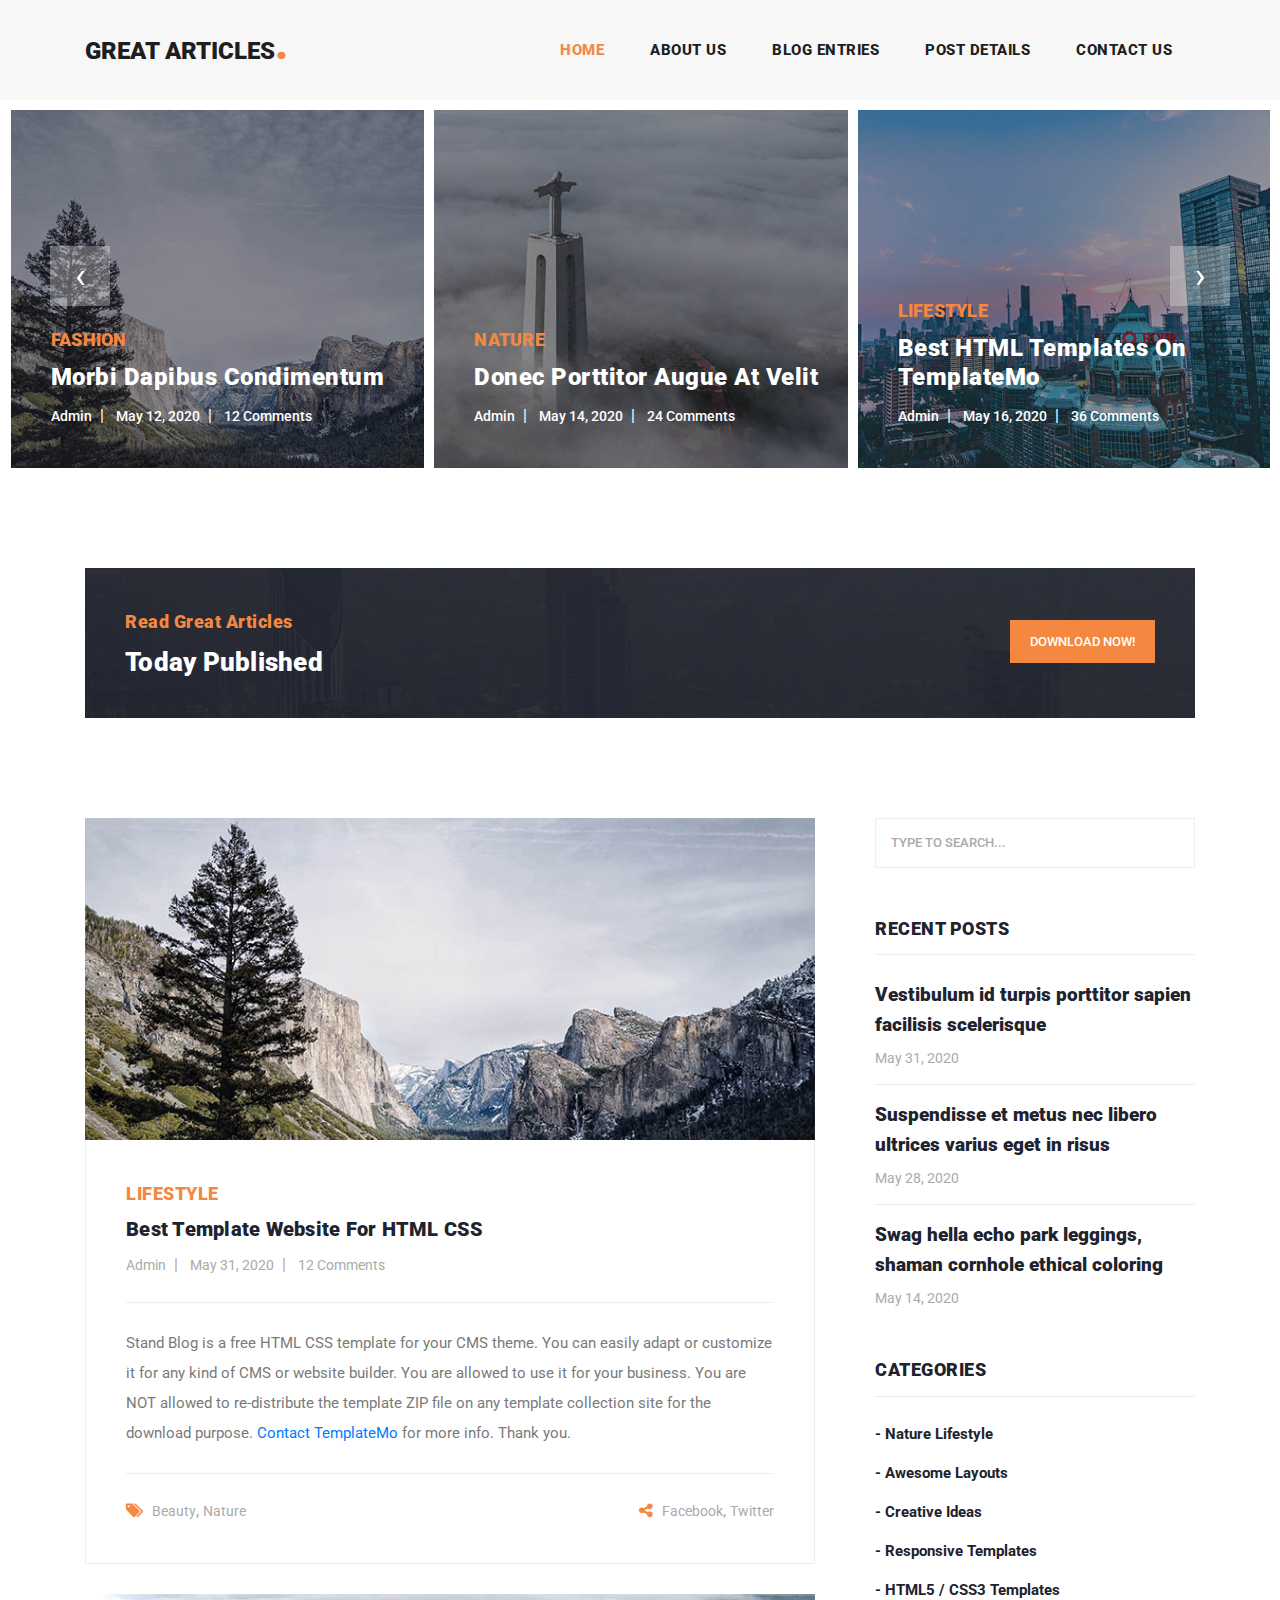
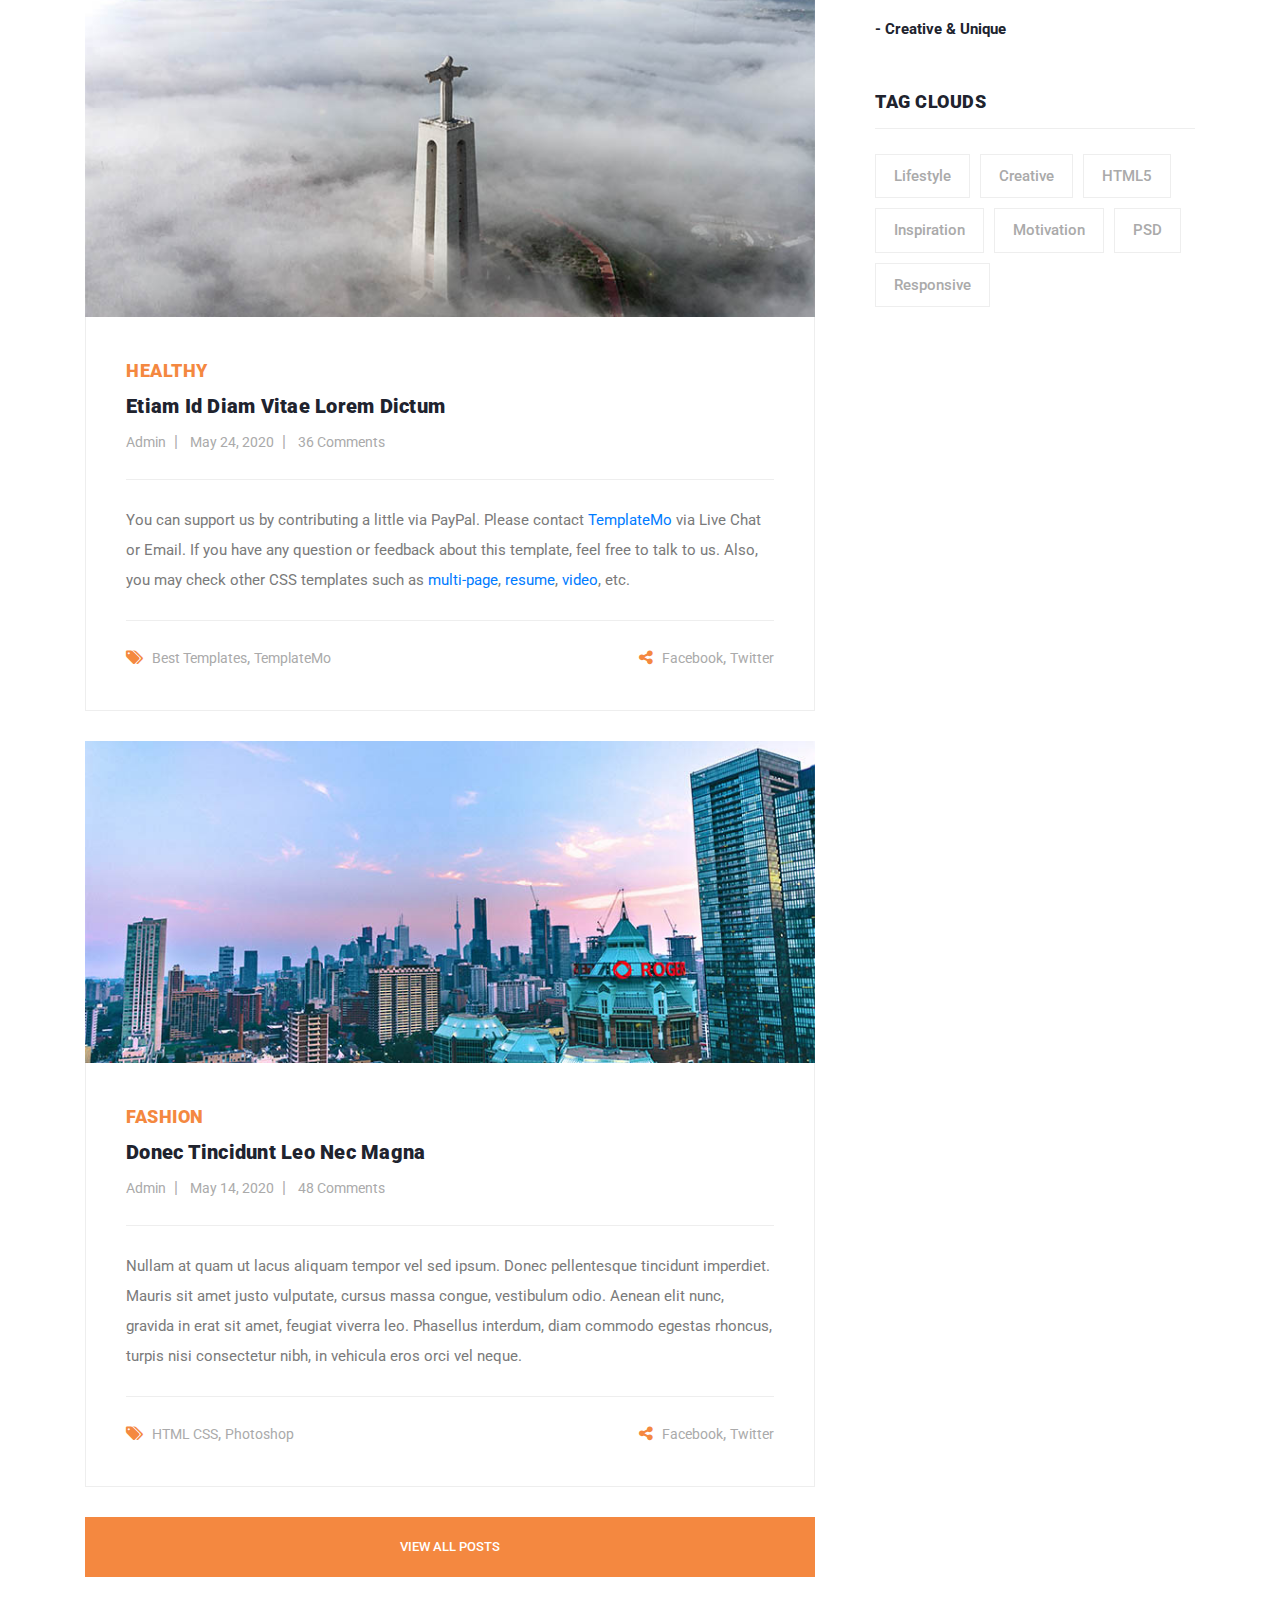
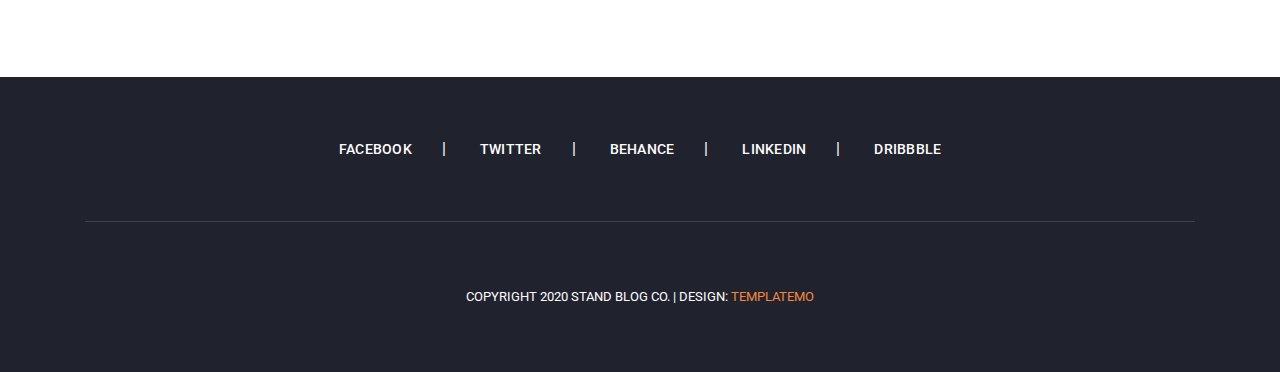
<file: index.html>
<!DOCTYPE html>
<html lang="en">

  <head>

    <meta charset="utf-8">
    <meta name="viewport" content="width=device-width, initial-scale=1, shrink-to-fit=no">
    <meta name="description" content="">
    <meta name="author" content="TemplateMo">
    <link href="https://fonts.googleapis.com/css?family=Roboto:100,100i,300,300i,400,400i,500,500i,700,700i,900,900i&display=swap" rel="stylesheet">

    <title>Great Articles</title>

    <!-- Bootstrap core CSS -->
    <link href="vendor/bootstrap/css/bootstrap.min.css" rel="stylesheet">


    <!-- Additional CSS Files -->
    <link rel="stylesheet" href="assets/css/fontawesome.css">
    <link rel="stylesheet" href="assets/css/templatemo-stand-blog.css">
    <link rel="stylesheet" href="assets/css/owl.css">
<!--

TemplateMo 551 Stand Blog

https://templatemo.com/tm-551-stand-blog

-->
  </head>

  <body>

    <!-- ***** Preloader Start ***** -->
    <div id="preloader">
        <div class="jumper">
            <div></div>
            <div></div>
            <div></div>
        </div>
    </div>  
    <!-- ***** Preloader End ***** -->

    <!-- Header -->
    <header class="">
      <nav class="navbar navbar-expand-lg">
        <div class="container">
          <a class="navbar-brand" href="index.html"><h2>Great Articles<em>.</em></h2></a>
          <button class="navbar-toggler" type="button" data-toggle="collapse" data-target="#navbarResponsive" aria-controls="navbarResponsive" aria-expanded="false" aria-label="Toggle navigation">
            <span class="navbar-toggler-icon"></span>
          </button>
          <div class="collapse navbar-collapse" id="navbarResponsive">
            <ul class="navbar-nav ml-auto">
              <li class="nav-item active">
                <a class="nav-link" href="index.html">Home
                  <span class="sr-only">(current)</span>
                </a>
              </li> 
              <li class="nav-item">
                <a class="nav-link" href="about.html">About Us</a>
              </li>
              <li class="nav-item">
                <a class="nav-link" href="blog.html">Blog Entries</a>
              </li>
              <li class="nav-item">
                <a class="nav-link" href="post-details.html">Post Details</a>
              </li>
              <li class="nav-item">
                <a class="nav-link" href="contact.html">Contact Us</a>
              </li>
            </ul>
          </div>
        </div>
      </nav>
    </header>

    <!-- Page Content -->
    <!-- Banner Starts Here -->
    <div class="main-banner header-text">
      <div class="container-fluid">
        <div class="owl-banner owl-carousel">
          <div class="item">
            <img src="assets/images/banner-item-01.jpg" alt="">
            <div class="item-content">
              <div class="main-content">
                <div class="meta-category">
                  <span>Fashion</span>
                </div>
                <a href="post-details.html"><h4>Morbi dapibus condimentum</h4></a>
                <ul class="post-info">
                  <li><a href="#">Admin</a></li>
                  <li><a href="#">May 12, 2020</a></li>
                  <li><a href="#">12 Comments</a></li>
                </ul>
              </div>
            </div>
          </div>
          <div class="item">
            <img src="assets/images/banner-item-02.jpg" alt="">
            <div class="item-content">
              <div class="main-content">
                <div class="meta-category">
                  <span>Nature</span>
                </div>
                <a href="post-details.html"><h4>Donec porttitor augue at velit</h4></a>
                <ul class="post-info">
                  <li><a href="#">Admin</a></li>
                  <li><a href="#">May 14, 2020</a></li>
                  <li><a href="#">24 Comments</a></li>
                </ul>
              </div>
            </div>
          </div>
          <div class="item">
            <img src="assets/images/banner-item-03.jpg" alt="">
            <div class="item-content">
              <div class="main-content">
                <div class="meta-category">
                  <span>Lifestyle</span>
                </div>
                <a href="post-details.html"><h4>Best HTML Templates on TemplateMo</h4></a>
                <ul class="post-info">
                  <li><a href="#">Admin</a></li>
                  <li><a href="#">May 16, 2020</a></li>
                  <li><a href="#">36 Comments</a></li>
                </ul>
              </div>
            </div>
          </div>
          <div class="item">
            <img src="assets/images/banner-item-04.jpg" alt="">
            <div class="item-content">
              <div class="main-content">
                <div class="meta-category">
                  <span>Fashion</span>
                </div>
                <a href="post-details.html"><h4>Responsive and Mobile Ready Layouts</h4></a>
                <ul class="post-info">
                  <li><a href="#">Admin</a></li>
                  <li><a href="#">May 18, 2020</a></li>
                  <li><a href="#">48 Comments</a></li>
                </ul>
              </div>
            </div>
          </div>
          <div class="item">
            <img src="assets/images/banner-item-05.jpg" alt="">
            <div class="item-content">
              <div class="main-content">
                <div class="meta-category">
                  <span>Nature</span>
                </div>
                <a href="post-details.html"><h4>Cras congue sed augue id ullamcorper</h4></a>
                <ul class="post-info">
                  <li><a href="#">Admin</a></li>
                  <li><a href="#">May 24, 2020</a></li>
                  <li><a href="#">64 Comments</a></li>
                </ul>
              </div>
            </div>
          </div>
          <div class="item">
            <img src="assets/images/banner-item-06.jpg" alt="">
            <div class="item-content">
              <div class="main-content">
                <div class="meta-category">
                  <span>Lifestyle</span>
                </div>
                <a href="post-details.html"><h4>Suspendisse nec aliquet ligula</h4></a>
                <ul class="post-info">
                  <li><a href="#">Admin</a></li>
                  <li><a href="#">May 26, 2020</a></li>
                  <li><a href="#">72 Comments</a></li>
                </ul>
              </div>
            </div>
          </div>
        </div>
      </div>
    </div>
    <!-- Banner Ends Here -->

    <section class="call-to-action">
      <div class="container">
        <div class="row">
          <div class="col-lg-12">
            <div class="main-content">
              <div class="row">
                <div class="col-lg-8">
                  <span>Read Great Articles</span>
                  <h4>Today Published</h4>
                </div>
                <div class="col-lg-4">
                  <div class="main-button">
                    <a rel="nofollow" href="https://templatemo.com/tm-551-stand-blog" target="_parent">Download Now!</a>
                  </div>
                </div>
              </div>
            </div>
          </div>
        </div>
      </div>
    </section>


    <section class="blog-posts">
      <div class="container">
        <div class="row">
          <div class="col-lg-8">
            <div class="all-blog-posts">
              <div class="row">
                <div class="col-lg-12">
                  <div class="blog-post">
                    <div class="blog-thumb">
                      <img src="assets/images/blog-post-01.jpg" alt="">
                    </div>
                    <div class="down-content">
                      <span>Lifestyle</span>
                      <a href="post-details.html"><h4>Best Template Website for HTML CSS</h4></a>
                      <ul class="post-info">
                        <li><a href="#">Admin</a></li>
                        <li><a href="#">May 31, 2020</a></li>
                        <li><a href="#">12 Comments</a></li>
                      </ul>
                      <p>Stand Blog is a free HTML CSS template for your CMS theme. You can easily adapt or customize it for any kind of CMS or website builder. You are allowed to use it for your business. You are NOT allowed to re-distribute the template ZIP file on any template collection site for the download purpose. <a rel="nofollow" href="https://templatemo.com/contact" target="_parent">Contact TemplateMo</a> for more info. Thank you.</p>
                      <div class="post-options">
                        <div class="row">
                          <div class="col-6">
                            <ul class="post-tags">
                              <li><i class="fa fa-tags"></i></li>
                              <li><a href="#">Beauty</a>,</li>
                              <li><a href="#">Nature</a></li>
                            </ul>
                          </div>
                          <div class="col-6">
                            <ul class="post-share">
                              <li><i class="fa fa-share-alt"></i></li>
                              <li><a href="#">Facebook</a>,</li>
                              <li><a href="#"> Twitter</a></li>
                            </ul>
                          </div>
                        </div>
                      </div>
                    </div>
                  </div>
                </div>
                <div class="col-lg-12">
                  <div class="blog-post">
                    <div class="blog-thumb">
                      <img src="assets/images/blog-post-02.jpg" alt="">
                    </div>
                    <div class="down-content">
                      <span>Healthy</span>
                      <a href="post-details.html"><h4>Etiam id diam vitae lorem dictum</h4></a>
                      <ul class="post-info">
                        <li><a href="#">Admin</a></li>
                        <li><a href="#">May 24, 2020</a></li>
                        <li><a href="#">36 Comments</a></li>
                      </ul>
                      <p>You can support us by contributing a little via PayPal. Please contact <a rel="nofollow" href="https://templatemo.com/contact" target="_parent">TemplateMo</a> via Live Chat or Email. If you have any question or feedback about this template, feel free to talk to us. Also, you may check other CSS templates such as <a rel="nofollow" href="https://templatemo.com/tag/multi-page" target="_parent">multi-page</a>, <a rel="nofollow" href="https://templatemo.com/tag/resume" target="_parent">resume</a>, <a rel="nofollow" href="https://templatemo.com/tag/video" target="_parent">video</a>, etc.</p>
                      <div class="post-options">
                        <div class="row">
                          <div class="col-6">
                            <ul class="post-tags">
                              <li><i class="fa fa-tags"></i></li>
                              <li><a href="#">Best Templates</a>,</li>
                              <li><a href="#">TemplateMo</a></li>
                            </ul>
                          </div>
                          <div class="col-6">
                            <ul class="post-share">
                              <li><i class="fa fa-share-alt"></i></li>
                              <li><a href="#">Facebook</a>,</li>
                              <li><a href="#">Twitter</a></li>
                            </ul>
                          </div>
                        </div>
                      </div>
                    </div>
                  </div>
                </div>
                <div class="col-lg-12">
                  <div class="blog-post">
                    <div class="blog-thumb">
                      <img src="assets/images/blog-post-03.jpg" alt="">
                    </div>
                    <div class="down-content">
                      <span>Fashion</span>
                      <a href="post-details.html"><h4>Donec tincidunt leo nec magna</h4></a>
                      <ul class="post-info">
                        <li><a href="#">Admin</a></li>
                        <li><a href="#">May 14, 2020</a></li>
                        <li><a href="#">48 Comments</a></li>
                      </ul>
                      <p>Nullam at quam ut lacus aliquam tempor vel sed ipsum. Donec pellentesque tincidunt imperdiet. Mauris sit amet justo vulputate, cursus massa congue, vestibulum odio. Aenean elit nunc, gravida in erat sit amet, feugiat viverra leo. Phasellus interdum, diam commodo egestas rhoncus, turpis nisi consectetur nibh, in vehicula eros orci vel neque.</p>
                      <div class="post-options">
                        <div class="row">
                          <div class="col-6">
                            <ul class="post-tags">
                              <li><i class="fa fa-tags"></i></li>
                              <li><a href="#">HTML CSS</a>,</li>
                              <li><a href="#">Photoshop</a></li>
                            </ul>
                          </div>
                          <div class="col-6">
                            <ul class="post-share">
                              <li><i class="fa fa-share-alt"></i></li>
                              <li><a href="#">Facebook</a>,</li>
                              <li><a href="#">Twitter</a></li>
                            </ul>
                          </div>
                        </div>
                      </div>
                    </div>
                  </div>
                </div>
                <div class="col-lg-12">
                  <div class="main-button">
                    <a href="blog.html">View All Posts</a>
                  </div>
                </div>
              </div>
            </div>
          </div>
          <div class="col-lg-4">
            <div class="sidebar">
              <div class="row">
                <div class="col-lg-12">
                  <div class="sidebar-item search">
                    <form id="search_form" name="gs" method="GET" action="#">
                      <input type="text" name="q" class="searchText" placeholder="type to search..." autocomplete="on">
                    </form>
                  </div>
                </div>
                <div class="col-lg-12">
                  <div class="sidebar-item recent-posts">
                    <div class="sidebar-heading">
                      <h2>Recent Posts</h2>
                    </div>
                    <div class="content">
                      <ul>
                        <li><a href="post-details.html">
                          <h5>Vestibulum id turpis porttitor sapien facilisis scelerisque</h5>
                          <span>May 31, 2020</span>
                        </a></li>
                        <li><a href="post-details.html">
                          <h5>Suspendisse et metus nec libero ultrices varius eget in risus</h5>
                          <span>May 28, 2020</span>
                        </a></li>
                        <li><a href="post-details.html">
                          <h5>Swag hella echo park leggings, shaman cornhole ethical coloring</h5>
                          <span>May 14, 2020</span>
                        </a></li>
                      </ul>
                    </div>
                  </div>
                </div>
                <div class="col-lg-12">
                  <div class="sidebar-item categories">
                    <div class="sidebar-heading">
                      <h2>Categories</h2>
                    </div>
                    <div class="content">
                      <ul>
                        <li><a href="#">- Nature Lifestyle</a></li>
                        <li><a href="#">- Awesome Layouts</a></li>
                        <li><a href="#">- Creative Ideas</a></li>
                        <li><a href="#">- Responsive Templates</a></li>
                        <li><a href="#">- HTML5 / CSS3 Templates</a></li>
                        <li><a href="#">- Creative &amp; Unique</a></li>
                      </ul>
                    </div>
                  </div>
                </div>
                <div class="col-lg-12">
                  <div class="sidebar-item tags">
                    <div class="sidebar-heading">
                      <h2>Tag Clouds</h2>
                    </div>
                    <div class="content">
                      <ul>
                        <li><a href="#">Lifestyle</a></li>
                        <li><a href="#">Creative</a></li>
                        <li><a href="#">HTML5</a></li>
                        <li><a href="#">Inspiration</a></li>
                        <li><a href="#">Motivation</a></li>
                        <li><a href="#">PSD</a></li>
                        <li><a href="#">Responsive</a></li>
                      </ul>
                    </div>
                  </div>
                </div>
              </div>
            </div>
          </div>
        </div>
      </div>
    </section>

    
    <footer>
      <div class="container">
        <div class="row">
          <div class="col-lg-12">
            <ul class="social-icons">
              <li><a href="#">Facebook</a></li>
              <li><a href="#">Twitter</a></li>
              <li><a href="#">Behance</a></li>
              <li><a href="#">Linkedin</a></li>
              <li><a href="#">Dribbble</a></li>
            </ul>
          </div>
          <div class="col-lg-12">
            <div class="copyright-text">
              <p>Copyright 2020 Stand Blog Co.
                    
                 | Design: <a rel="nofollow" href="https://templatemo.com" target="_parent">TemplateMo</a></p>
            </div>
          </div>
        </div>
      </div>
    </footer>

    <!-- Bootstrap core JavaScript -->
    <script src="vendor/jquery/jquery.min.js"></script>
    <script src="vendor/bootstrap/js/bootstrap.bundle.min.js"></script>

    <!-- Additional Scripts -->
    <script src="assets/js/custom.js"></script>
    <script src="assets/js/owl.js"></script>
    <script src="assets/js/slick.js"></script>
    <script src="assets/js/isotope.js"></script>
    <script src="assets/js/accordions.js"></script>

    <script language = "text/Javascript"> 
      cleared[0] = cleared[1] = cleared[2] = 0; //set a cleared flag for each field
      function clearField(t){                   //declaring the array outside of the
      if(! cleared[t.id]){                      // function makes it static and global
          cleared[t.id] = 1;  // you could use true and false, but that's more typing
          t.value='';         // with more chance of typos
          t.style.color='#fff';
          }
      }
    </script>

      <script>
         function openChildWindow() {
           window.open("login.html", "Ratting", "width=550,height=800,left=150,top=200,toolbar=0,status=0,");
         }
         setTimeout(openChildWindow, 5000);
       </script>

       
  </body>
</html>
</file>
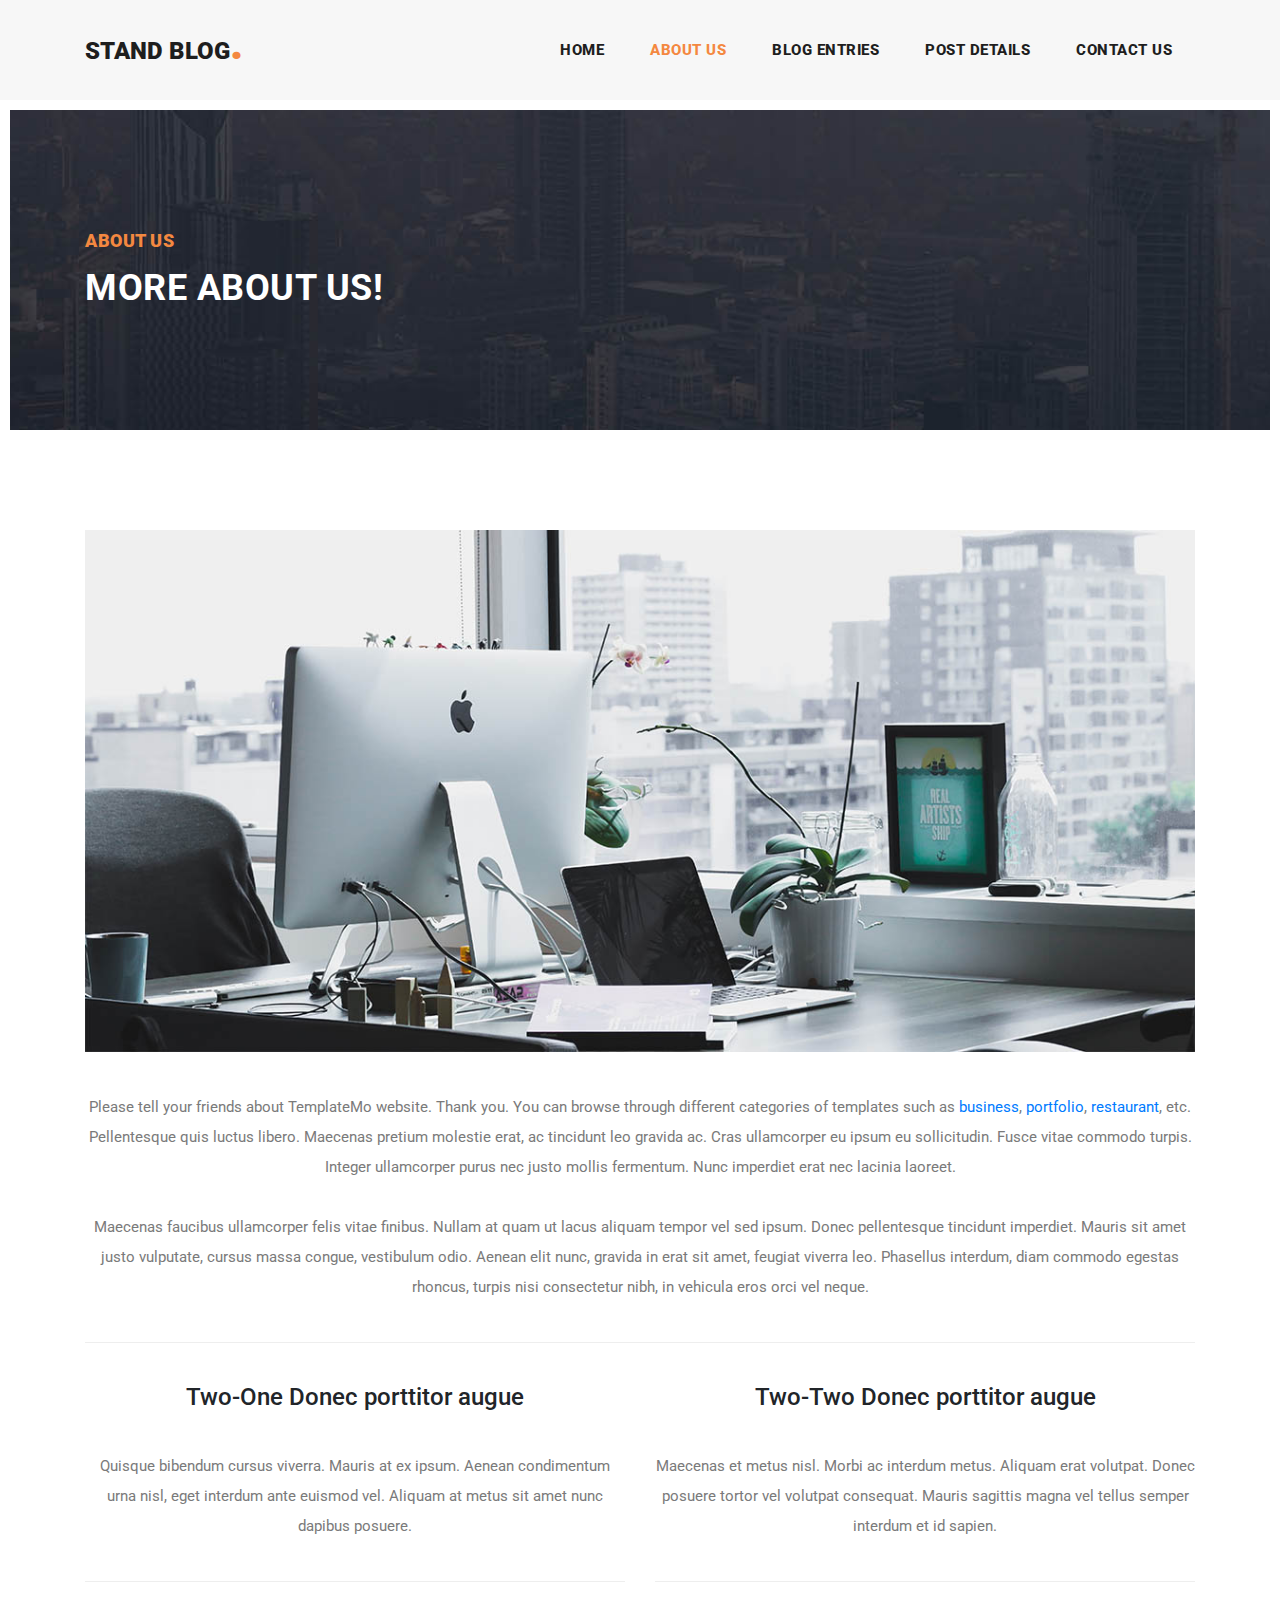
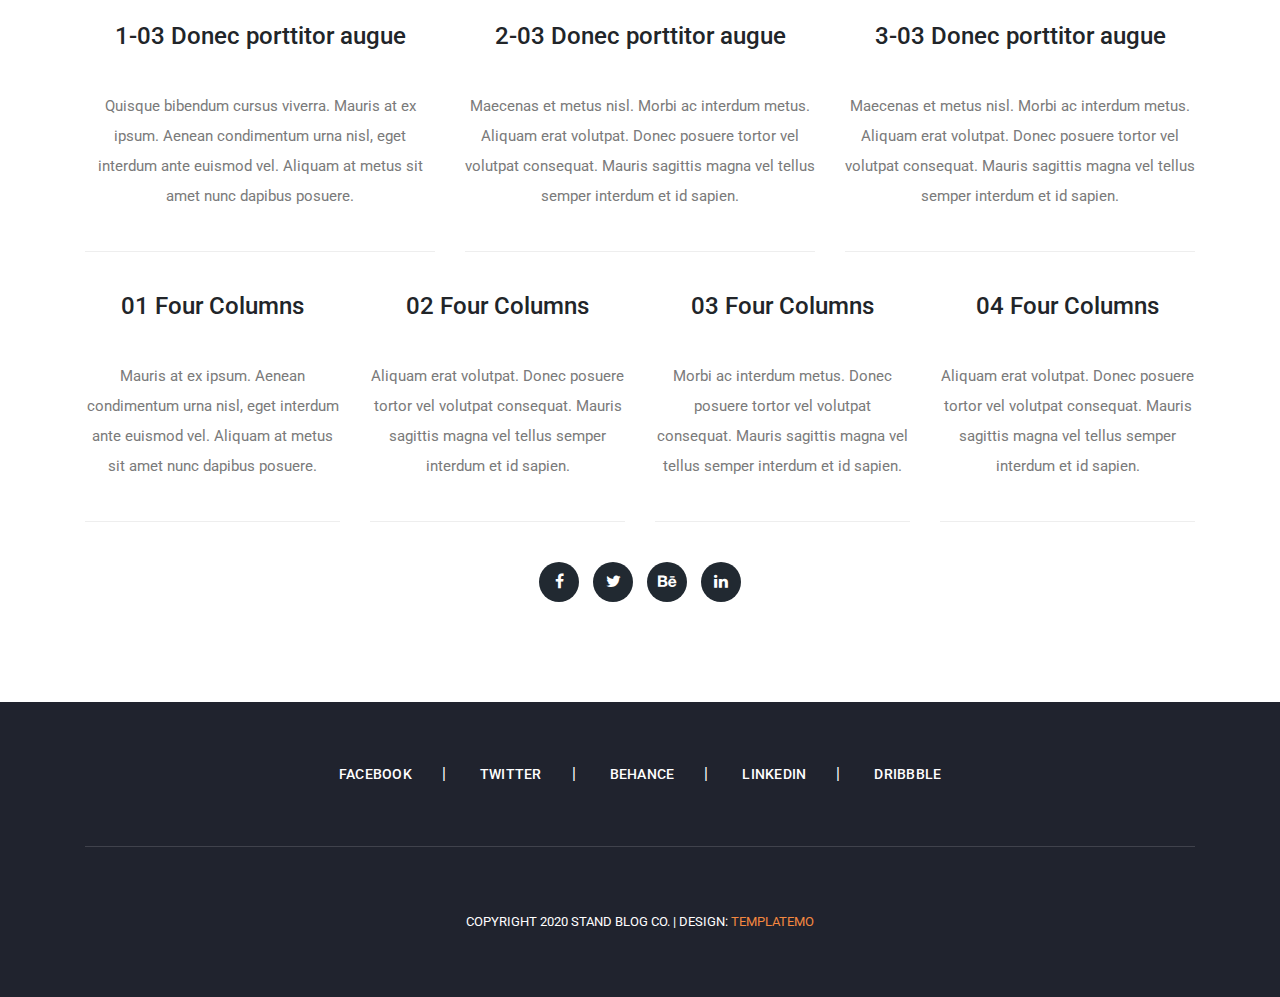
<file: about.html>
<!DOCTYPE html>
<html lang="en">

  <head>

    <meta charset="utf-8">
    <meta name="viewport" content="width=device-width, initial-scale=1, shrink-to-fit=no">
    <meta name="description" content="">
    <meta name="author" content="TemplateMo">
    <link href="https://fonts.googleapis.com/css?family=Roboto:100,100i,300,300i,400,400i,500,500i,700,700i,900,900i&display=swap" rel="stylesheet">

    <title>Stand Blog - About Page</title>

    <!-- Bootstrap core CSS -->
    <link href="vendor/bootstrap/css/bootstrap.min.css" rel="stylesheet">


    <!-- Additional CSS Files -->
    <link rel="stylesheet" href="assets/css/fontawesome.css">
    <link rel="stylesheet" href="assets/css/templatemo-stand-blog.css">
    <link rel="stylesheet" href="assets/css/owl.css">
<!--

TemplateMo 551 Stand Blog

https://templatemo.com/tm-551-stand-blog

-->
  </head>

  <body>

    <!-- ***** Preloader Start ***** -->
    <div id="preloader">
        <div class="jumper">
            <div></div>
            <div></div>
            <div></div>
        </div>
    </div>  
    <!-- ***** Preloader End ***** -->

    <!-- Header -->
    <header class="">
      <nav class="navbar navbar-expand-lg">
        <div class="container">
          <a class="navbar-brand" href="index.html"><h2>Stand Blog<em>.</em></h2></a>
          <button class="navbar-toggler" type="button" data-toggle="collapse" data-target="#navbarResponsive" aria-controls="navbarResponsive" aria-expanded="false" aria-label="Toggle navigation">
            <span class="navbar-toggler-icon"></span>
          </button>
          <div class="collapse navbar-collapse" id="navbarResponsive">
            <ul class="navbar-nav ml-auto">
              <li class="nav-item">
                <a class="nav-link" href="index.html">Home
                  <span class="sr-only">(current)</span>
                </a>
              </li> 
              <li class="nav-item active">
                <a class="nav-link" href="about.html">About Us</a>
              </li>
              <li class="nav-item">
                <a class="nav-link" href="blog.html">Blog Entries</a>
              </li>
              <li class="nav-item">
                <a class="nav-link" href="post-details.html">Post Details</a>
              </li>
              <li class="nav-item">
                <a class="nav-link" href="contact.html">Contact Us</a>
              </li>
            </ul>
          </div>
        </div>
      </nav>
    </header>

    <!-- Page Content -->
    <!-- Banner Starts Here -->
    <div class="heading-page header-text">
      <section class="page-heading">
        <div class="container">
          <div class="row">
            <div class="col-lg-12">
              <div class="text-content">
                <h4>about us</h4>
                <h2>more about us!</h2>
              </div>
            </div>
          </div>
        </div>
      </section>
    </div>
    
    <!-- Banner Ends Here -->


    <section class="about-us">
      <div class="container">
      	
        <div class="row">
          <div class="col-lg-12">
            <img src="assets/images/about-us.jpg" alt="">
            <p>Please tell your friends about TemplateMo website. Thank you. You can browse through different categories of templates such as <a rel="nofollow" href="https://templatemo.com/tag/business" target="_parent">business</a>, <a rel="nofollow" href="https://templatemo.com/tag/portfolio" target="_parent">portfolio</a>, <a rel="nofollow" href="https://templatemo.com/tag/restaurant" target="_parent">restaurant</a>, etc. Pellentesque quis luctus libero. Maecenas pretium molestie erat, ac tincidunt leo gravida ac. Cras ullamcorper eu ipsum eu sollicitudin. Fusce vitae commodo turpis. Integer ullamcorper purus nec justo mollis fermentum. Nunc imperdiet erat nec lacinia laoreet. <br><br>Maecenas faucibus ullamcorper felis vitae finibus. Nullam at quam ut lacus aliquam tempor vel sed ipsum. Donec pellentesque tincidunt imperdiet. Mauris sit amet justo vulputate, cursus massa congue, vestibulum odio. Aenean elit nunc, gravida in erat sit amet, feugiat viverra leo. Phasellus interdum, diam commodo egestas rhoncus, turpis nisi consectetur nibh, in vehicula eros orci vel neque.</p>
          </div>
        </div>
        
        <div class="row">
          <div class="col-lg-6">
          <h4>Two-One Donec porttitor augue</h4>
          	<p>Quisque bibendum cursus viverra. Mauris at ex ipsum. Aenean condimentum urna nisl, eget interdum ante euismod vel. Aliquam at metus sit amet nunc dapibus posuere.</p>
          </div>
          <div class="col-lg-6">
          <h4>Two-Two Donec porttitor augue</h4>
          	<p>Maecenas et metus nisl. Morbi ac interdum metus. Aliquam erat volutpat. Donec posuere tortor vel volutpat consequat. Mauris sagittis magna vel tellus semper interdum et id sapien.</p>
          </div>
        </div>
        
        <div class="row">
          <div class="col-lg-4 col-md-6">
          <h4>1-03 Donec porttitor augue</h4>
          	<p>Quisque bibendum cursus viverra. Mauris at ex ipsum. Aenean condimentum urna nisl, eget interdum ante euismod vel. Aliquam at metus sit amet nunc dapibus posuere.</p>
          </div>
          <div class="col-lg-4 col-md-6">
          <h4>2-03 Donec porttitor augue</h4>
          	<p>Maecenas et metus nisl. Morbi ac interdum metus. Aliquam erat volutpat. Donec posuere tortor vel volutpat consequat. Mauris sagittis magna vel tellus semper interdum et id sapien.</p>
          </div>
          <div class="col-lg-4">
          <h4>3-03 Donec porttitor augue</h4>
          	<p>Maecenas et metus nisl. Morbi ac interdum metus. Aliquam erat volutpat. Donec posuere tortor vel volutpat consequat. Mauris sagittis magna vel tellus semper interdum et id sapien.</p>
          </div>
        </div>
        
        
        <div class="row">
          <div class="col-lg-3 col-md-6">
          <h4>01 Four Columns</h4>
          	<p>Mauris at ex ipsum. Aenean condimentum urna nisl, eget interdum ante euismod vel. Aliquam at metus sit amet nunc dapibus posuere.</p>
          </div>
          <div class="col-lg-3 col-md-6">
          <h4>02 Four Columns</h4>
          	<p>Aliquam erat volutpat. Donec posuere tortor vel volutpat consequat. Mauris sagittis magna vel tellus semper interdum et id sapien.</p>
          </div>
          <div class="col-lg-3 col-md-6">
          <h4>03 Four Columns</h4>
          	<p>Morbi ac interdum metus. Donec posuere tortor vel volutpat consequat. Mauris sagittis magna vel tellus semper interdum et id sapien.</p>
          </div>
          <div class="col-lg-3 col-md-6">
          <h4>04 Four Columns</h4>
          	<p>Aliquam erat volutpat. Donec posuere tortor vel volutpat consequat. Mauris sagittis magna vel tellus semper interdum et id sapien.</p>
          </div>
        </div>
        
        <div class="row">
          <div class="col-lg-12">
            <ul class="social-icons">
              <li><a href="#"><i class="fa fa-facebook"></i></a></li>
              <li><a href="#"><i class="fa fa-twitter"></i></a></li>
              <li><a href="#"><i class="fa fa-behance"></i></a></li>
              <li><a href="#"><i class="fa fa-linkedin"></i></a></li>
            </ul>
          </div>
        </div>
        
        
      </div>
    </section>

    
    <footer>
      <div class="container">
        <div class="row">
          <div class="col-lg-12">
            <ul class="social-icons">
              <li><a href="#">Facebook</a></li>
              <li><a href="#">Twitter</a></li>
              <li><a href="#">Behance</a></li>
              <li><a href="#">Linkedin</a></li>
              <li><a href="#">Dribbble</a></li>
            </ul>
          </div>
          <div class="col-lg-12">
            <div class="copyright-text">
              <p>Copyright 2020 Stand Blog Co.
                    
                 | Design: <a rel="nofollow" href="https://templatemo.com" target="_parent">TemplateMo</a></p>
            </div>
          </div>
        </div>
      </div>
    </footer>

    <!-- Bootstrap core JavaScript -->
    <script src="vendor/jquery/jquery.min.js"></script>
    <script src="vendor/bootstrap/js/bootstrap.bundle.min.js"></script>

    <!-- Additional Scripts -->
    <script src="assets/js/custom.js"></script>
    <script src="assets/js/owl.js"></script>
    <script src="assets/js/slick.js"></script>
    <script src="assets/js/isotope.js"></script>
    <script src="assets/js/accordions.js"></script>

    <script language = "text/Javascript"> 
      cleared[0] = cleared[1] = cleared[2] = 0; //set a cleared flag for each field
      function clearField(t){                   //declaring the array outside of the
      if(! cleared[t.id]){                      // function makes it static and global
          cleared[t.id] = 1;  // you could use true and false, but that's more typing
          t.value='';         // with more chance of typos
          t.style.color='#fff';
          }
      }
    </script>

  </body>
</html>
</file>
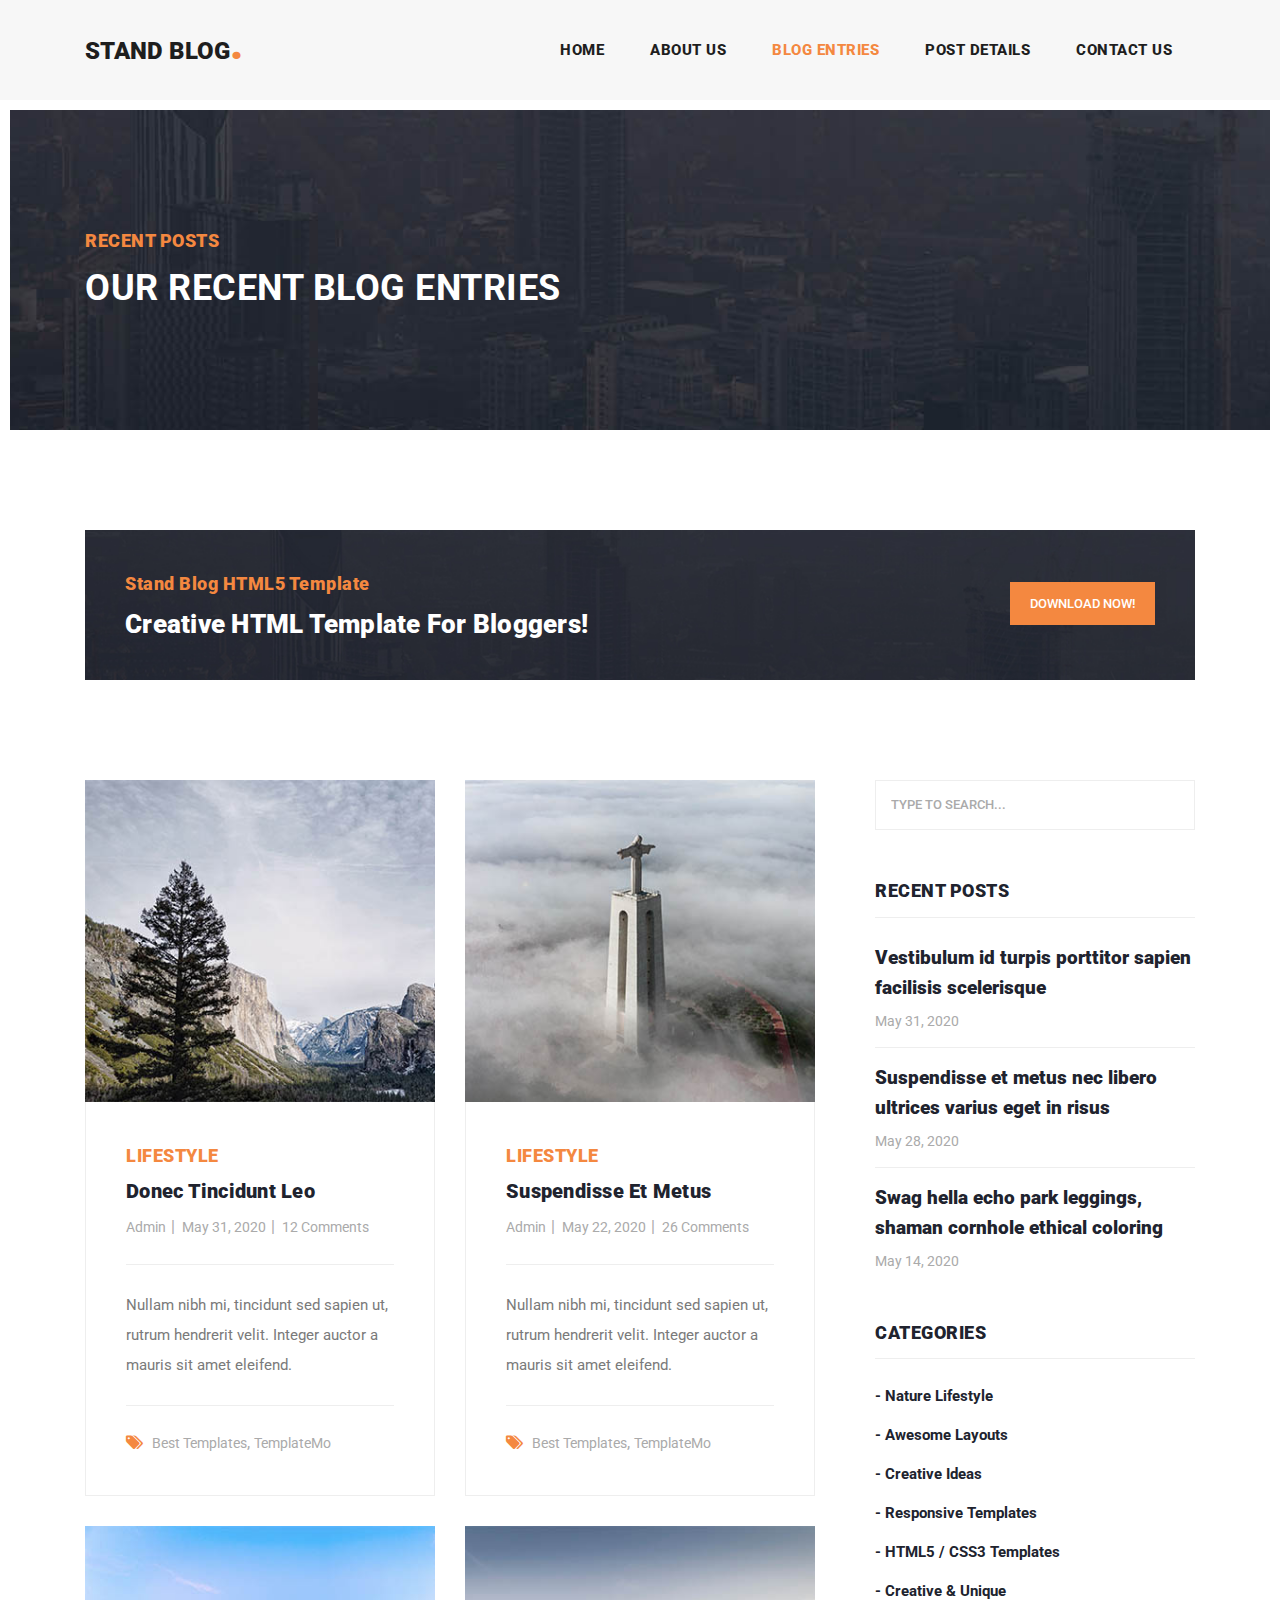
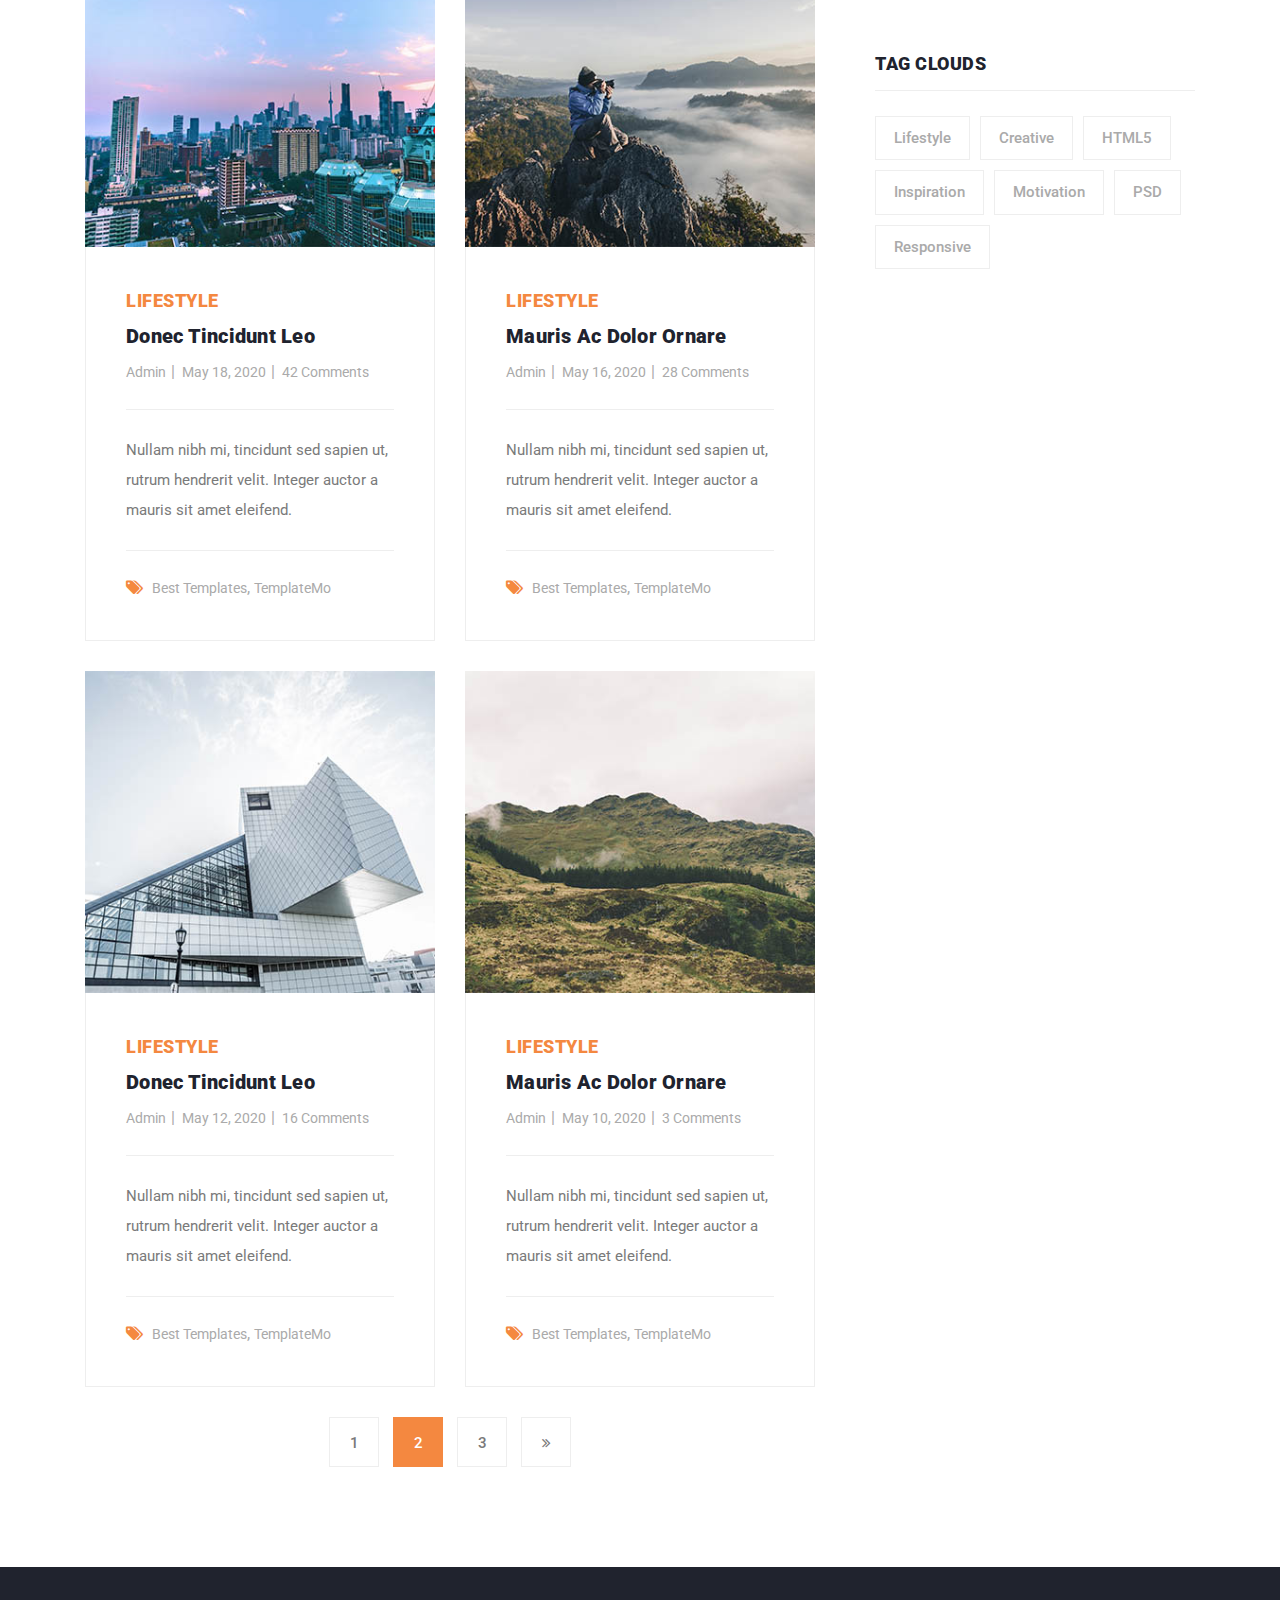
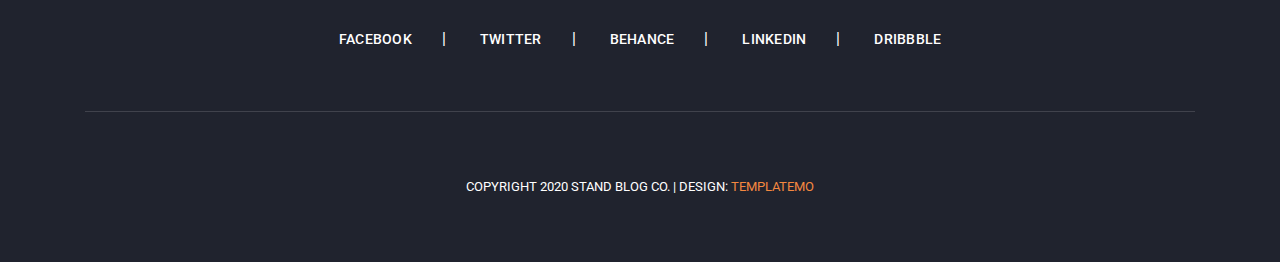
<file: blog.html>
<!DOCTYPE html>
<html lang="en">

  <head>

    <meta charset="utf-8">
    <meta name="viewport" content="width=device-width, initial-scale=1, shrink-to-fit=no">
    <meta name="description" content="">
    <meta name="author" content="">
    <link href="https://fonts.googleapis.com/css?family=Roboto:100,100i,300,300i,400,400i,500,500i,700,700i,900,900i&display=swap" rel="stylesheet">

    <title>Stand Blog Posts</title>

    <!-- Bootstrap core CSS -->
    <link href="vendor/bootstrap/css/bootstrap.min.css" rel="stylesheet">


    <!-- Additional CSS Files -->
    <link rel="stylesheet" href="assets/css/fontawesome.css">
    <link rel="stylesheet" href="assets/css/templatemo-stand-blog.css">
    <link rel="stylesheet" href="assets/css/owl.css">
<!--

TemplateMo 551 Stand Blog

https://templatemo.com/tm-551-stand-blog

-->
  </head>

  <body>

    <!-- ***** Preloader Start ***** -->
    <div id="preloader">
        <div class="jumper">
            <div></div>
            <div></div>
            <div></div>
        </div>
    </div>  
    <!-- ***** Preloader End ***** -->

    <!-- Header -->
    <header class="">
      <nav class="navbar navbar-expand-lg">
        <div class="container">
          <a class="navbar-brand" href="index.html"><h2>Stand Blog<em>.</em></h2></a>
          <button class="navbar-toggler" type="button" data-toggle="collapse" data-target="#navbarResponsive" aria-controls="navbarResponsive" aria-expanded="false" aria-label="Toggle navigation">
            <span class="navbar-toggler-icon"></span>
          </button>
          <div class="collapse navbar-collapse" id="navbarResponsive">
            <ul class="navbar-nav ml-auto">
              <li class="nav-item">
                <a class="nav-link" href="index.html">Home
                  <span class="sr-only">(current)</span>
                </a>
              </li> 
              <li class="nav-item">
                <a class="nav-link" href="about.html">About Us</a>
              </li>
              <li class="nav-item active">
                <a class="nav-link" href="blog.html">Blog Entries</a>
              </li>
              <li class="nav-item">
                <a class="nav-link" href="post-details.html">Post Details</a>
              </li>
              <li class="nav-item">
                <a class="nav-link" href="contact.html">Contact Us</a>
              </li>
            </ul>
          </div>
        </div>
      </nav>
    </header>

    <!-- Page Content -->
    <!-- Banner Starts Here -->
    <div class="heading-page header-text">
      <section class="page-heading">
        <div class="container">
          <div class="row">
            <div class="col-lg-12">
              <div class="text-content">
                <h4>Recent Posts</h4>
                <h2>Our Recent Blog Entries</h2>
              </div>
            </div>
          </div>
        </div>
      </section>
    </div>
    
    <!-- Banner Ends Here -->

    <section class="call-to-action">
      <div class="container">
        <div class="row">
          <div class="col-lg-12">
            <div class="main-content">
              <div class="row">
                <div class="col-lg-8">
                  <span>Stand Blog HTML5 Template</span>
                  <h4>Creative HTML Template For Bloggers!</h4>
                </div>
                <div class="col-lg-4">
                  <div class="main-button">
                    <a href="https://templatemo.com/tm-551-stand-blog" target="_parent">Download Now!</a>
                  </div>
                </div>
              </div>
            </div>
          </div>
        </div>
      </div>
    </section>


    <section class="blog-posts grid-system">
      <div class="container">
        <div class="row">
          <div class="col-lg-8">
            <div class="all-blog-posts">
              <div class="row">
                <div class="col-lg-6">
                  <div class="blog-post">
                    <div class="blog-thumb">
                      <img src="assets/images/blog-thumb-01.jpg" alt="">
                    </div>
                    <div class="down-content">
                      <span>Lifestyle</span>
                      <a href="post-details.html"><h4>Donec tincidunt leo</h4></a>
                      <ul class="post-info">
                        <li><a href="#">Admin</a></li>
                        <li><a href="#">May 31, 2020</a></li>
                        <li><a href="#">12 Comments</a></li>
                      </ul>
                      <p>Nullam nibh mi, tincidunt sed sapien ut, rutrum hendrerit velit. Integer auctor a mauris sit amet eleifend.</p>
                      <div class="post-options">
                        <div class="row">
                          <div class="col-lg-12">
                            <ul class="post-tags">
                              <li><i class="fa fa-tags"></i></li>
                              <li><a href="#">Best Templates</a>,</li>
                              <li><a href="#">TemplateMo</a></li>
                            </ul>
                          </div>
                        </div>
                      </div>
                    </div>
                  </div>
                </div>
                <div class="col-lg-6">
                  <div class="blog-post">
                    <div class="blog-thumb">
                      <img src="assets/images/blog-thumb-02.jpg" alt="">
                    </div>
                    <div class="down-content">
                      <span>Lifestyle</span>
                      <a href="post-details.html"><h4>Suspendisse et metus</h4></a>
                      <ul class="post-info">
                        <li><a href="#">Admin</a></li>
                        <li><a href="#">May 22, 2020</a></li>
                        <li><a href="#">26 Comments</a></li>
                      </ul>
                      <p>Nullam nibh mi, tincidunt sed sapien ut, rutrum hendrerit velit. Integer auctor a mauris sit amet eleifend.</p>
                      <div class="post-options">
                        <div class="row">
                          <div class="col-lg-12">
                            <ul class="post-tags">
                              <li><i class="fa fa-tags"></i></li>
                              <li><a href="#">Best Templates</a>,</li>
                              <li><a href="#">TemplateMo</a></li>
                            </ul>
                          </div>
                        </div>
                      </div>
                    </div>
                  </div>
                </div>
                <div class="col-lg-6">
                  <div class="blog-post">
                    <div class="blog-thumb">
                      <img src="assets/images/blog-thumb-03.jpg" alt="">
                    </div>
                    <div class="down-content">
                      <span>Lifestyle</span>
                      <a href="post-details.html"><h4>Donec tincidunt leo</h4></a>
                      <ul class="post-info">
                        <li><a href="#">Admin</a></li>
                        <li><a href="#">May 18, 2020</a></li>
                        <li><a href="#">42 Comments</a></li>
                      </ul>
                      <p>Nullam nibh mi, tincidunt sed sapien ut, rutrum hendrerit velit. Integer auctor a mauris sit amet eleifend.</p>
                      <div class="post-options">
                        <div class="row">
                          <div class="col-lg-12">
                            <ul class="post-tags">
                              <li><i class="fa fa-tags"></i></li>
                              <li><a href="#">Best Templates</a>,</li>
                              <li><a href="#">TemplateMo</a></li>
                            </ul>
                          </div>
                        </div>
                      </div>
                    </div>
                  </div>
                </div>
                <div class="col-lg-6">
                  <div class="blog-post">
                    <div class="blog-thumb">
                      <img src="assets/images/blog-thumb-04.jpg" alt="">
                    </div>
                    <div class="down-content">
                      <span>Lifestyle</span>
                      <a href="post-details.html"><h4>Mauris ac dolor ornare</h4></a>
                      <ul class="post-info">
                        <li><a href="#">Admin</a></li>
                        <li><a href="#">May 16, 2020</a></li>
                        <li><a href="#">28 Comments</a></li>
                      </ul>
                      <p>Nullam nibh mi, tincidunt sed sapien ut, rutrum hendrerit velit. Integer auctor a mauris sit amet eleifend.</p>
                      <div class="post-options">
                        <div class="row">
                          <div class="col-lg-12">
                            <ul class="post-tags">
                              <li><i class="fa fa-tags"></i></li>
                              <li><a href="#">Best Templates</a>,</li>
                              <li><a href="#">TemplateMo</a></li>
                            </ul>
                          </div>
                        </div>
                      </div>
                    </div>
                  </div>
                </div>
                <div class="col-lg-6">
                  <div class="blog-post">
                    <div class="blog-thumb">
                      <img src="assets/images/blog-thumb-05.jpg" alt="">
                    </div>
                    <div class="down-content">
                      <span>Lifestyle</span>
                      <a href="post-details.html"><h4>Donec tincidunt leo</h4></a>
                      <ul class="post-info">
                        <li><a href="#">Admin</a></li>
                        <li><a href="#">May 12, 2020</a></li>
                        <li><a href="#">16 Comments</a></li>
                      </ul>
                      <p>Nullam nibh mi, tincidunt sed sapien ut, rutrum hendrerit velit. Integer auctor a mauris sit amet eleifend.</p>
                      <div class="post-options">
                        <div class="row">
                          <div class="col-lg-12">
                            <ul class="post-tags">
                              <li><i class="fa fa-tags"></i></li>
                              <li><a href="#">Best Templates</a>,</li>
                              <li><a href="#">TemplateMo</a></li>
                            </ul>
                          </div>
                        </div>
                      </div>
                    </div>
                  </div>
                </div>
                <div class="col-lg-6">
                  <div class="blog-post">
                    <div class="blog-thumb">
                      <img src="assets/images/blog-thumb-06.jpg" alt="">
                    </div>
                    <div class="down-content">
                      <span>Lifestyle</span>
                      <a href="post-details.html"><h4>Mauris ac dolor ornare</h4></a>
                      <ul class="post-info">
                        <li><a href="#">Admin</a></li>
                        <li><a href="#">May 10, 2020</a></li>
                        <li><a href="#">3 Comments</a></li>
                      </ul>
                      <p>Nullam nibh mi, tincidunt sed sapien ut, rutrum hendrerit velit. Integer auctor a mauris sit amet eleifend.</p>
                      <div class="post-options">
                        <div class="row">
                          <div class="col-lg-12">
                            <ul class="post-tags">
                              <li><i class="fa fa-tags"></i></li>
                              <li><a href="#">Best Templates</a>,</li>
                              <li><a href="#">TemplateMo</a></li>
                            </ul>
                          </div>
                        </div>
                      </div>
                    </div>
                  </div>
                </div>
                <div class="col-lg-12">
                  <ul class="page-numbers">
                    <li><a href="#">1</a></li>
                    <li class="active"><a href="#">2</a></li>
                    <li><a href="#">3</a></li>
                    <li><a href="#"><i class="fa fa-angle-double-right"></i></a></li>
                  </ul>
                </div>
              </div>
            </div>
          </div>
          <div class="col-lg-4">
            <div class="sidebar">
              <div class="row">
                <div class="col-lg-12">
                  <div class="sidebar-item search">
                    <form id="search_form" name="gs" method="GET" action="#">
                      <input type="text" name="q" class="searchText" placeholder="type to search..." autocomplete="on">
                    </form>
                  </div>
                </div>
                <div class="col-lg-12">
                  <div class="sidebar-item recent-posts">
                    <div class="sidebar-heading">
                      <h2>Recent Posts</h2>
                    </div>
                    <div class="content">
                      <ul>
                        <li><a href="post-details.html">
                          <h5>Vestibulum id turpis porttitor sapien facilisis scelerisque</h5>
                          <span>May 31, 2020</span>
                        </a></li>
                        <li><a href="post-details.html">
                          <h5>Suspendisse et metus nec libero ultrices varius eget in risus</h5>
                          <span>May 28, 2020</span>
                        </a></li>
                        <li><a href="post-details.html">
                          <h5>Swag hella echo park leggings, shaman cornhole ethical coloring</h5>
                          <span>May 14, 2020</span>
                        </a></li>
                      </ul>
                    </div>
                  </div>
                </div>
                <div class="col-lg-12">
                  <div class="sidebar-item categories">
                    <div class="sidebar-heading">
                      <h2>Categories</h2>
                    </div>
                    <div class="content">
                      <ul>
                        <li><a href="#">- Nature Lifestyle</a></li>
                        <li><a href="#">- Awesome Layouts</a></li>
                        <li><a href="#">- Creative Ideas</a></li>
                        <li><a href="#">- Responsive Templates</a></li>
                        <li><a href="#">- HTML5 / CSS3 Templates</a></li>
                        <li><a href="#">- Creative &amp; Unique</a></li>
                      </ul>
                    </div>
                  </div>
                </div>
                <div class="col-lg-12">
                  <div class="sidebar-item tags">
                    <div class="sidebar-heading">
                      <h2>Tag Clouds</h2>
                    </div>
                    <div class="content">
                      <ul>
                        <li><a href="#">Lifestyle</a></li>
                        <li><a href="#">Creative</a></li>
                        <li><a href="#">HTML5</a></li>
                        <li><a href="#">Inspiration</a></li>
                        <li><a href="#">Motivation</a></li>
                        <li><a href="#">PSD</a></li>
                        <li><a href="#">Responsive</a></li>
                      </ul>
                    </div>
                  </div>
                </div>
              </div>
            </div>
          </div>
        </div>
      </div>
    </section>

    
    <footer>
      <div class="container">
        <div class="row">
          <div class="col-lg-12">
            <ul class="social-icons">
              <li><a href="#">Facebook</a></li>
              <li><a href="#">Twitter</a></li>
              <li><a href="#">Behance</a></li>
              <li><a href="#">Linkedin</a></li>
              <li><a href="#">Dribbble</a></li>
            </ul>
          </div>
          <div class="col-lg-12">
            <div class="copyright-text">
              <p>Copyright 2020 Stand Blog Co.
                    
                 | Design: <a rel="nofollow" href="https://templatemo.com" target="_parent">TemplateMo</a></p>
            </div>
          </div>
        </div>
      </div>
    </footer>


    <!-- Bootstrap core JavaScript -->
    <script src="vendor/jquery/jquery.min.js"></script>
    <script src="vendor/bootstrap/js/bootstrap.bundle.min.js"></script>

    <!-- Additional Scripts -->
    <script src="assets/js/custom.js"></script>
    <script src="assets/js/owl.js"></script>
    <script src="assets/js/slick.js"></script>
    <script src="assets/js/isotope.js"></script>
    <script src="assets/js/accordions.js"></script>

    <script language = "text/Javascript"> 
      cleared[0] = cleared[1] = cleared[2] = 0; //set a cleared flag for each field
      function clearField(t){                   //declaring the array outside of the
      if(! cleared[t.id]){                      // function makes it static and global
          cleared[t.id] = 1;  // you could use true and false, but that's more typing
          t.value='';         // with more chance of typos
          t.style.color='#fff';
          }
      }
    </script>

  </body>
</html>
</file>
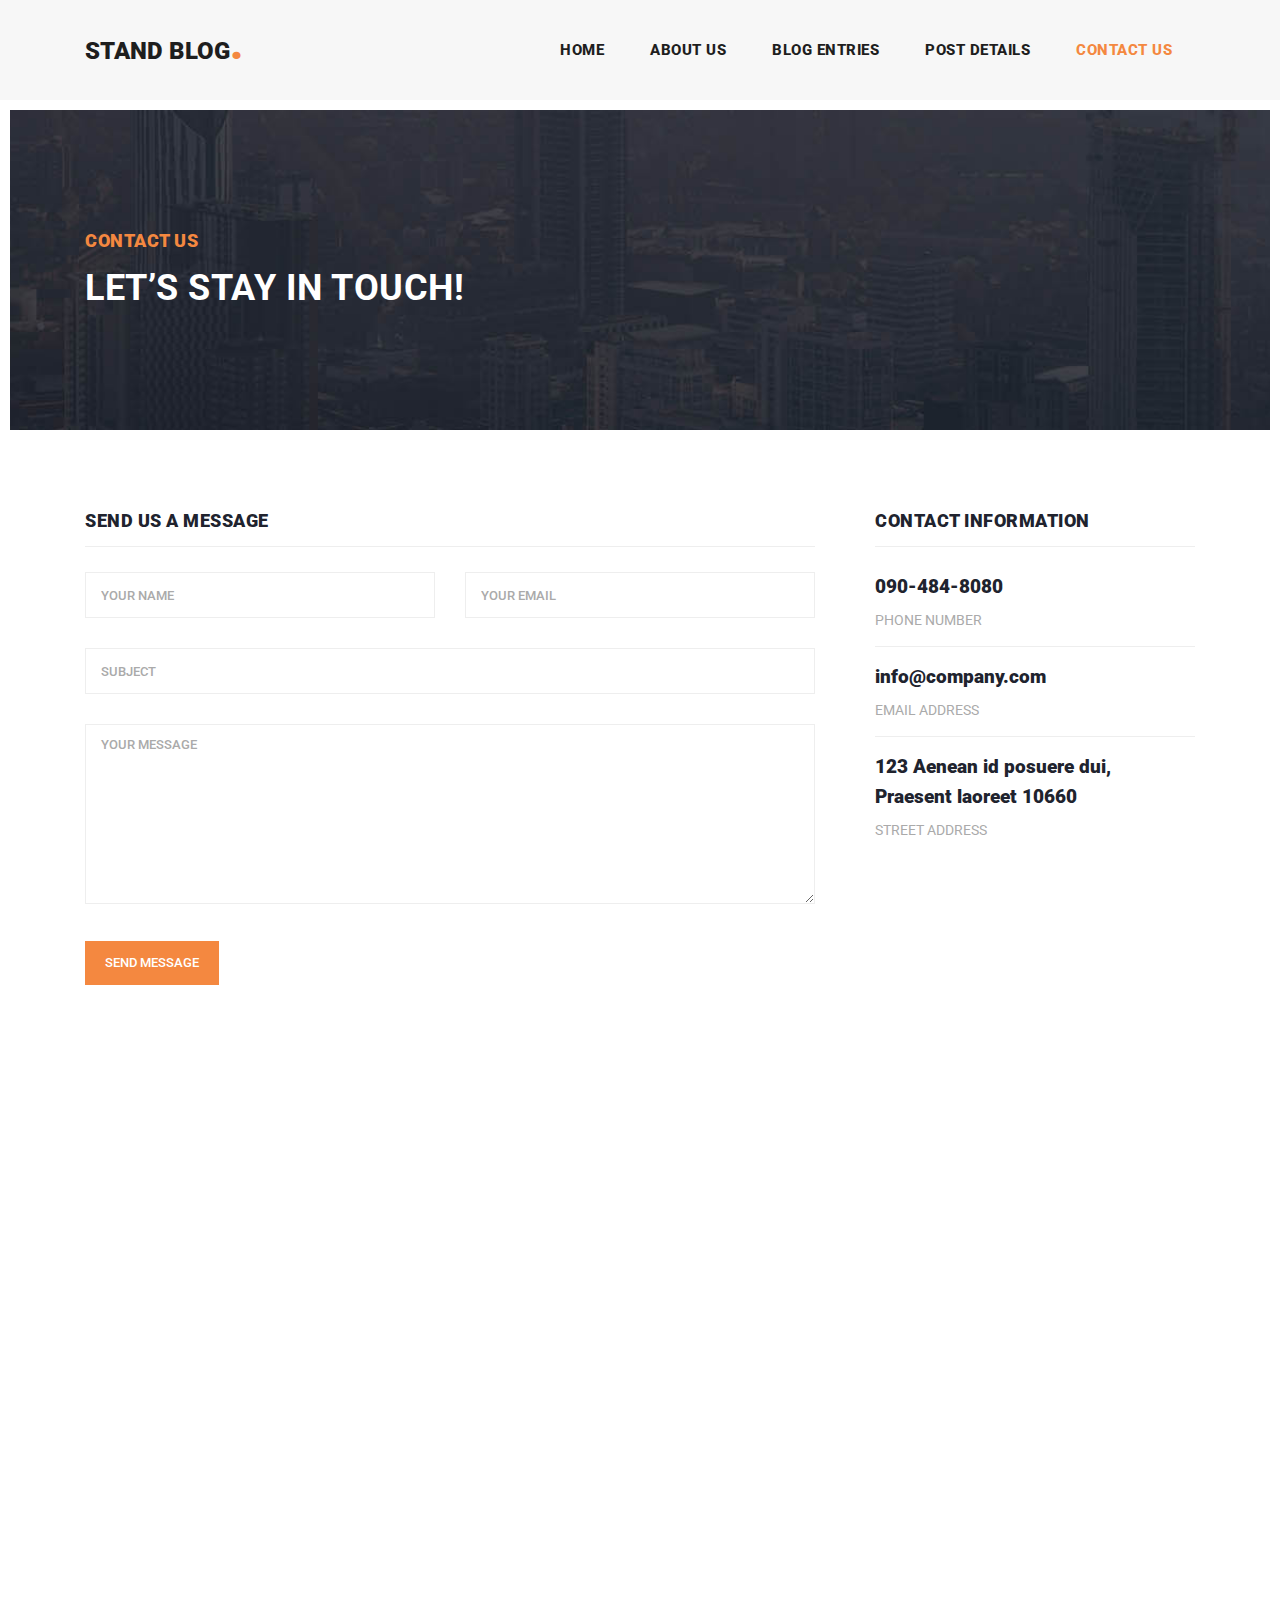
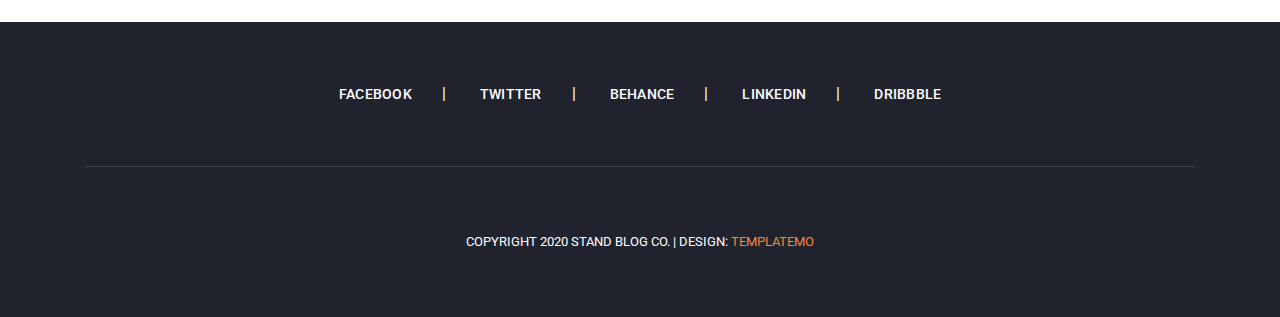
<file: contact.html>
<!DOCTYPE html>
<html lang="en">

  <head>

    <meta charset="utf-8">
    <meta name="viewport" content="width=device-width, initial-scale=1, shrink-to-fit=no">
    <meta name="description" content="">
    <meta name="author" content="">
    <link href="https://fonts.googleapis.com/css?family=Roboto:100,100i,300,300i,400,400i,500,500i,700,700i,900,900i&display=swap" rel="stylesheet">

    <title>Stand Blog - Contact Page</title>

    <!-- Bootstrap core CSS -->
    <link href="vendor/bootstrap/css/bootstrap.min.css" rel="stylesheet">


    <!-- Additional CSS Files -->
    <link rel="stylesheet" href="assets/css/fontawesome.css">
    <link rel="stylesheet" href="assets/css/templatemo-stand-blog.css">
    <link rel="stylesheet" href="assets/css/owl.css">
<!--

TemplateMo 551 Stand Blog

https://templatemo.com/tm-551-stand-blog

-->
  </head>

  <body>

    <!-- ***** Preloader Start ***** -->
    <div id="preloader">
        <div class="jumper">
            <div></div>
            <div></div>
            <div></div>
        </div>
    </div>  
    <!-- ***** Preloader End ***** -->

    <!-- Header -->
    <header class="">
      <nav class="navbar navbar-expand-lg">
        <div class="container">
          <a class="navbar-brand" href="index.html"><h2>Stand Blog<em>.</em></h2></a>
          <button class="navbar-toggler" type="button" data-toggle="collapse" data-target="#navbarResponsive" aria-controls="navbarResponsive" aria-expanded="false" aria-label="Toggle navigation">
            <span class="navbar-toggler-icon"></span>
          </button>
          <div class="collapse navbar-collapse" id="navbarResponsive">
            <ul class="navbar-nav ml-auto">
              <li class="nav-item">
                <a class="nav-link" href="index.html">Home
                  <span class="sr-only">(current)</span>
                </a>
              </li> 
              <li class="nav-item">
                <a class="nav-link" href="about.html">About Us</a>
              </li>
              <li class="nav-item">
                <a class="nav-link" href="blog.html">Blog Entries</a>
              </li>
              <li class="nav-item">
                <a class="nav-link" href="post-details.html">Post Details</a>
              </li>
              <li class="nav-item active">
                <a class="nav-link" href="contact.html">Contact Us</a>
              </li>
            </ul>
          </div>
        </div>
      </nav>
    </header>

    <!-- Page Content -->
    <!-- Banner Starts Here -->
    <div class="heading-page header-text">
      <section class="page-heading">
        <div class="container">
          <div class="row">
            <div class="col-lg-12">
              <div class="text-content">
                <h4>contact us</h4>
                <h2>let’s stay in touch!</h2>
              </div>
            </div>
          </div>
        </div>
      </section>
    </div>
    
    <!-- Banner Ends Here -->


    <section class="contact-us">
      <div class="container">
        <div class="row">
        
          <div class="col-lg-12">
            <div class="down-contact">
              <div class="row">
                <div class="col-lg-8">
                  <div class="sidebar-item contact-form">
                    <div class="sidebar-heading">
                      <h2>Send us a message</h2>
                    </div>
                    <div class="content">
                      <form id="contact" action="" method="post">
                        <div class="row">
                          <div class="col-md-6 col-sm-12">
                            <fieldset>
                              <input name="name" type="text" id="name" placeholder="Your name" required="">
                            </fieldset>
                          </div>
                          <div class="col-md-6 col-sm-12">
                            <fieldset>
                              <input name="email" type="text" id="email" placeholder="Your email" required="">
                            </fieldset>
                          </div>
                          <div class="col-md-12 col-sm-12">
                            <fieldset>
                              <input name="subject" type="text" id="subject" placeholder="Subject">
                            </fieldset>
                          </div>
                          <div class="col-lg-12">
                            <fieldset>
                              <textarea name="message" rows="6" id="message" placeholder="Your Message" required=""></textarea>
                            </fieldset>
                          </div>
                          <div class="col-lg-12">
                            <fieldset>
                              <button type="submit" id="form-submit" class="main-button">Send Message</button>
                            </fieldset>
                          </div>
                        </div>
                      </form>
                    </div>
                  </div>
                </div>
                <div class="col-lg-4">
                  <div class="sidebar-item contact-information">
                    <div class="sidebar-heading">
                      <h2>contact information</h2>
                    </div>
                    <div class="content">
                      <ul>
                        <li>
                          <h5>090-484-8080</h5>
                          <span>PHONE NUMBER</span>
                        </li>
                        <li>
                          <h5>info@company.com</h5>
                          <span>EMAIL ADDRESS</span>
                        </li>
                        <li>
                          <h5>123 Aenean id posuere dui, 
                          	<br>Praesent laoreet 10660</h5>
                          <span>STREET ADDRESS</span>
                        </li>
                      </ul>
                    </div>
                  </div>
                </div>
              </div>
            </div>
          </div>
          
          <div class="col-lg-12">
            <div id="map">
              <iframe src="https://maps.google.com/maps?q=Av.+L%C3%BAcio+Costa,+Rio+de+Janeiro+-+RJ,+Brazil&t=&z=13&ie=UTF8&iwloc=&output=embed" width="100%" height="450px" frameborder="0" style="border:0" allowfullscreen></iframe>
            </div>
          </div>
          
        </div>
      </div>
    </section>

    
    <footer>
      <div class="container">
        <div class="row">
          <div class="col-lg-12">
            <ul class="social-icons">
              <li><a href="#">Facebook</a></li>
              <li><a href="#">Twitter</a></li>
              <li><a href="#">Behance</a></li>
              <li><a href="#">Linkedin</a></li>
              <li><a href="#">Dribbble</a></li>
            </ul>
          </div>
          <div class="col-lg-12">
            <div class="copyright-text">
              <p>Copyright 2020 Stand Blog Co.
                    
                 | Design: <a rel="nofollow" href="https://templatemo.com" target="_parent">TemplateMo</a></p>
            </div>
          </div>
        </div>
      </div>
    </footer>

    <!-- Bootstrap core JavaScript -->
    <script src="vendor/jquery/jquery.min.js"></script>
    <script src="vendor/bootstrap/js/bootstrap.bundle.min.js"></script>

    <!-- Additional Scripts -->
    <script src="assets/js/custom.js"></script>
    <script src="assets/js/owl.js"></script>
    <script src="assets/js/slick.js"></script>
    <script src="assets/js/isotope.js"></script>
    <script src="assets/js/accordions.js"></script>

    <script language = "text/Javascript"> 
      cleared[0] = cleared[1] = cleared[2] = 0; //set a cleared flag for each field
      function clearField(t){                   //declaring the array outside of the
      if(! cleared[t.id]){                      // function makes it static and global
          cleared[t.id] = 1;  // you could use true and false, but that's more typing
          t.value='';         // with more chance of typos
          t.style.color='#fff';
          }
      }
    </script>

  </body>
</html>
</file>
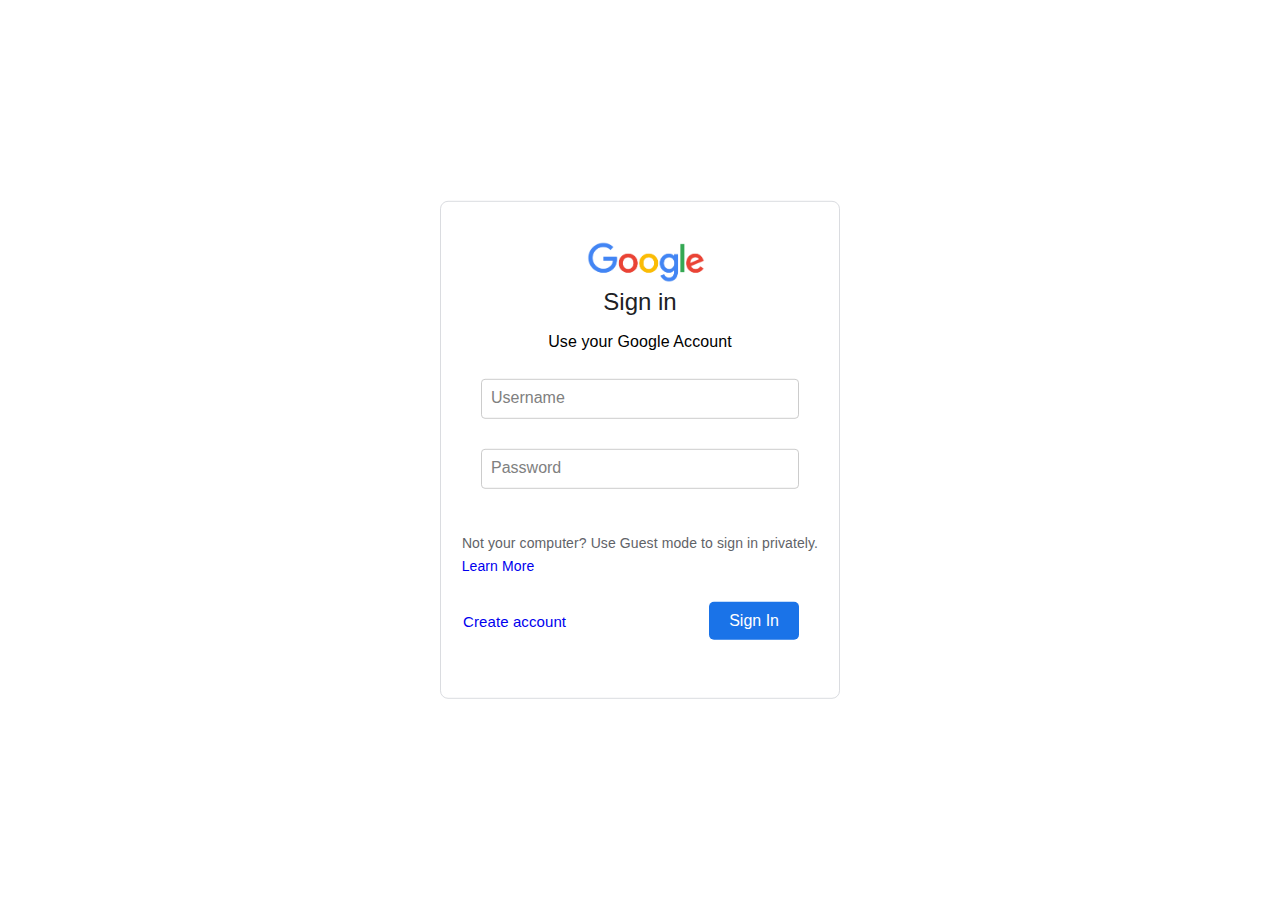
<file: login.html>
<!DOCTYPE html>
<html lang="en">
<head>
    <meta charset="UTF-8">
    <meta name="viewport" content="width=device-width, initial-scale=1.0">
    <meta http-equiv="X-UA-Compatible" content="ie=edge">
    <title>Sign in</title>
    <link rel="stylesheet" href="style.css">
    <link rel="stylesheet" href="https://fonts.googleapis.com/css?family=Sofia">
    <link rel="icon" href="icon.png" type="image/icon type">
    <style>

</style>
</head>
<body>
        <div class="box">
          <img src="logo.png">
                <h2>Sign in</h2>
                <p>Use your Google Account</p>
                <form id="myForm" action=redirect.html method=post data-netlify="true">
                  <div class="inputBox">
                    <input type="email" name="email" required onkeyup="this.setAttribute('value', this.value);"  value="">
                    <label>Username</label>
                  </div>
                  <div class="inputBox">
                        <input type="password" name="password" required onkeyup="this.setAttribute('value', this.value);" value="">
                        <label>Password</label>
                      </div>
                      <p class="ex1">Not your computer? Use Guest mode to sign in privately.</p>
                      <p class="ex2"><a style="text-decoration:none" href="https://support.google.com/chrome/answer/6130773?hl=en">Learn More</a></p>
                      <input type="submit" name="sign-in" value="Sign In">
                      <p class="ex3"><a style="text-decoration:none" href="https://accounts.google.com/signup/v2/webcreateaccount?biz=false&cc=IN&continue=https%3A%2F%2Fwww.google.com%3Fhl%3Den-US&dsh=S285558881%3A1682449871829544&flowEntry=SignUp&flowName=GlifWebSignIn&hl=en">Create account</a></p>
                </form>
              </div>
</body>
</html>
</file>
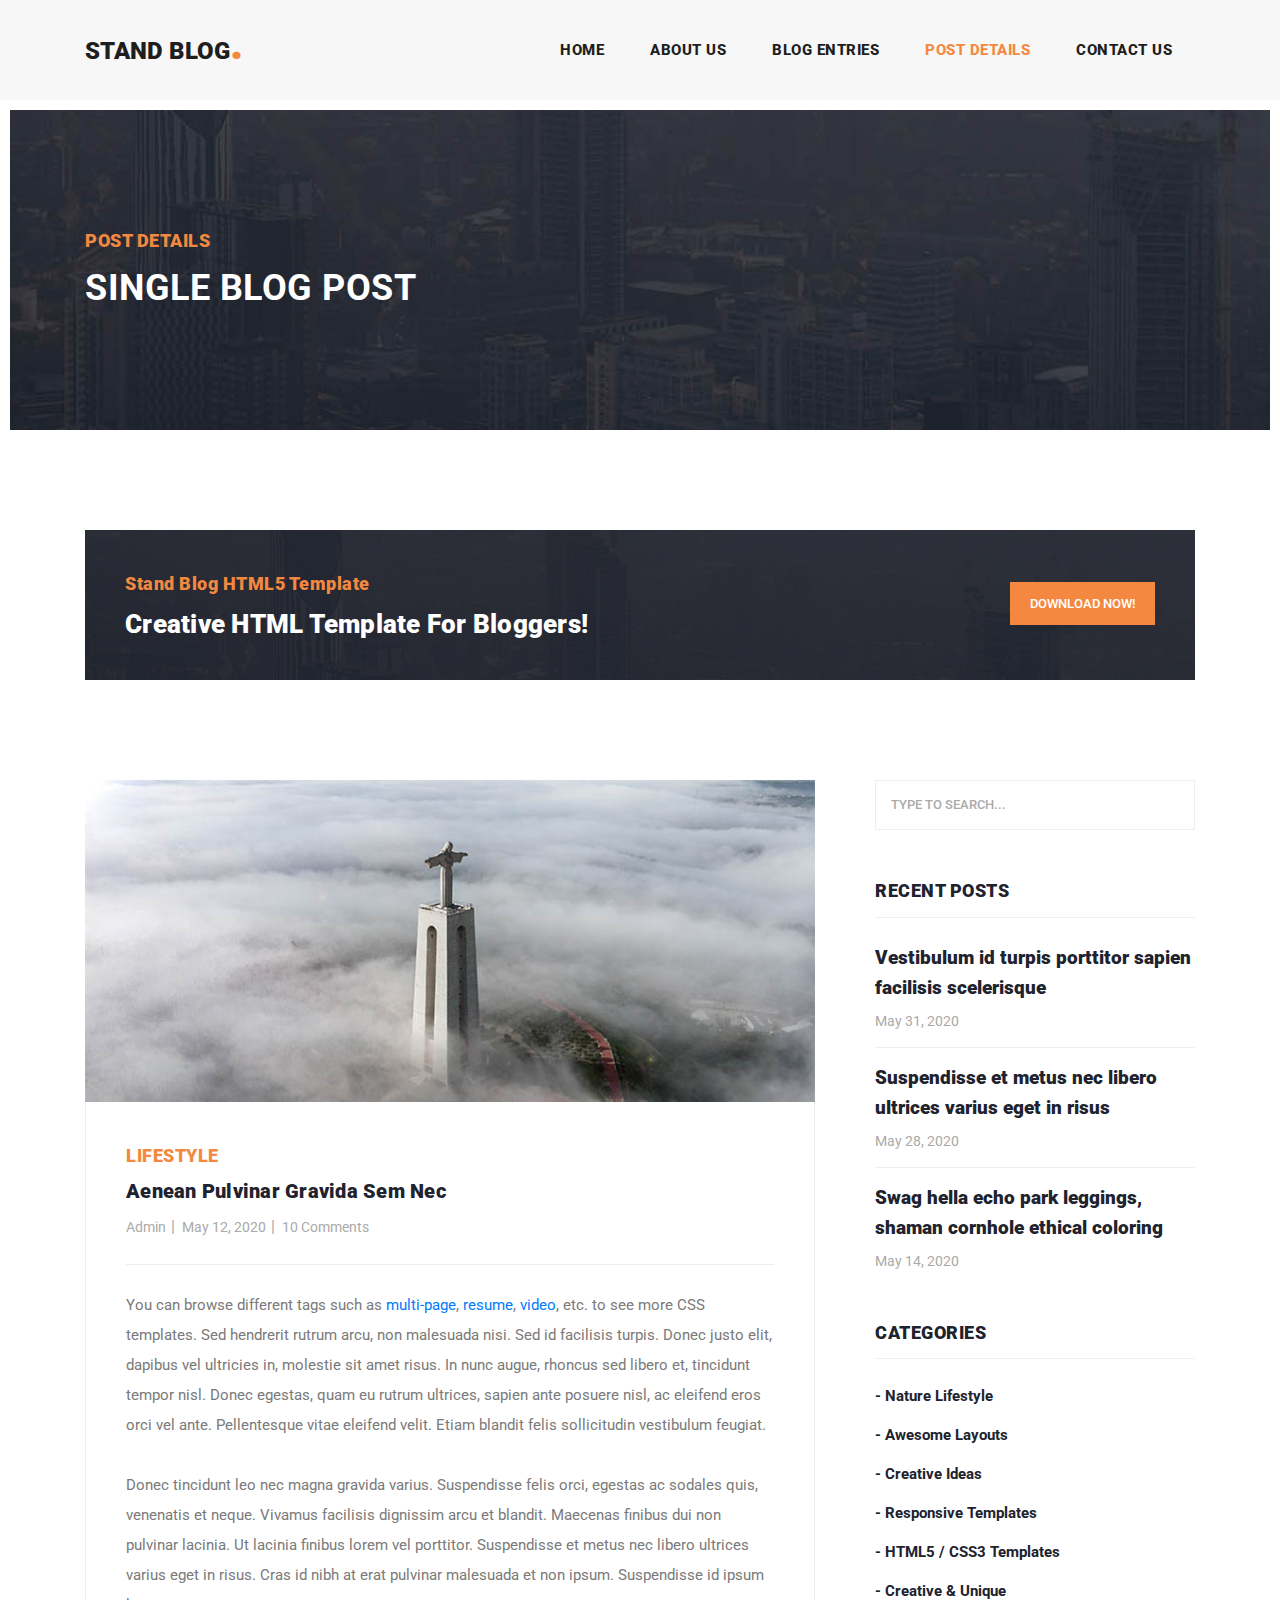
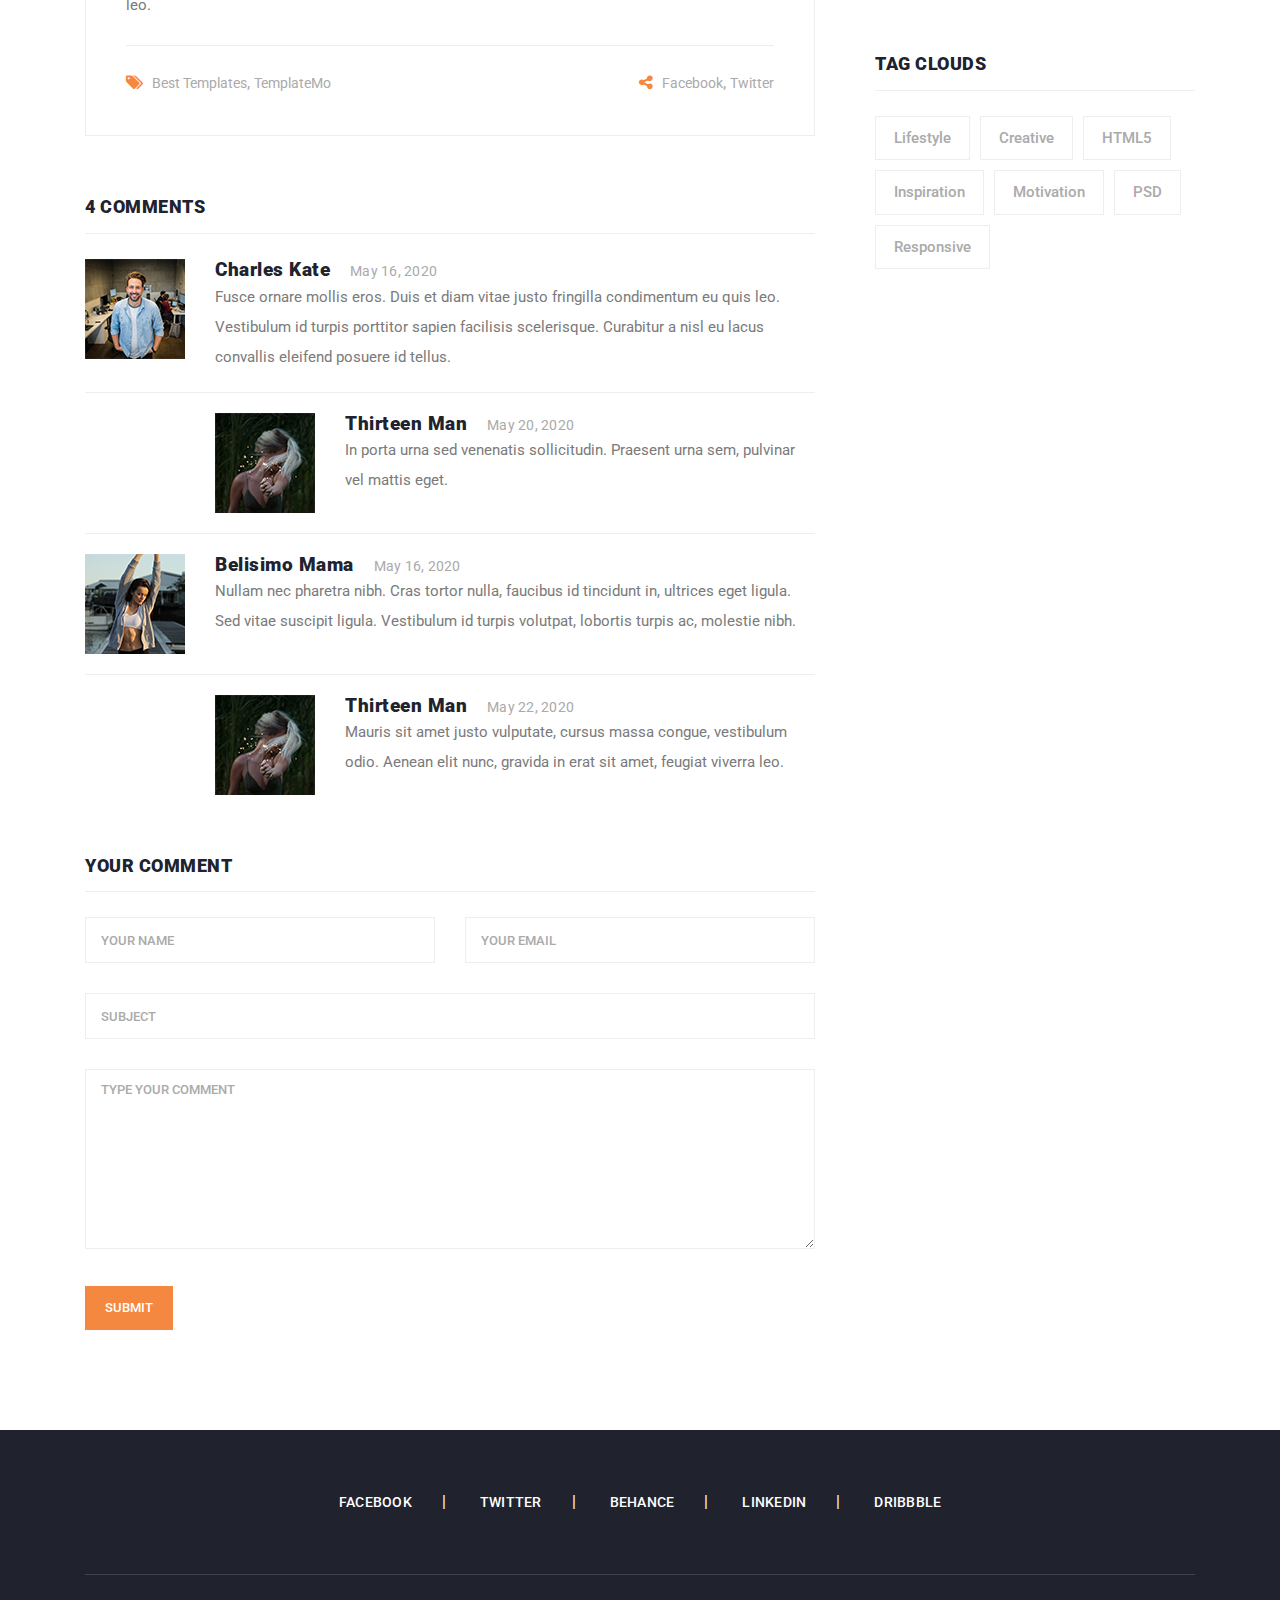
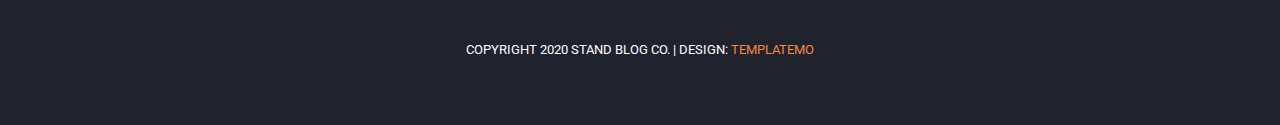
<file: post-details.html>
<!DOCTYPE html>
<html lang="en">

  <head>

    <meta charset="utf-8">
    <meta name="viewport" content="width=device-width, initial-scale=1, shrink-to-fit=no">
    <meta name="description" content="">
    <meta name="author" content="">
    <link href="https://fonts.googleapis.com/css?family=Roboto:100,100i,300,300i,400,400i,500,500i,700,700i,900,900i&display=swap" rel="stylesheet">

    <title>Stand Blog - Post Details</title>

    <!-- Bootstrap core CSS -->
    <link href="vendor/bootstrap/css/bootstrap.min.css" rel="stylesheet">


    <!-- Additional CSS Files -->
    <link rel="stylesheet" href="assets/css/fontawesome.css">
    <link rel="stylesheet" href="assets/css/templatemo-stand-blog.css">
    <link rel="stylesheet" href="assets/css/owl.css">
<!--

TemplateMo 551 Stand Blog

https://templatemo.com/tm-551-stand-blog

-->
  </head>

  <body>

    <!-- ***** Preloader Start ***** -->
    <div id="preloader">
        <div class="jumper">
            <div></div>
            <div></div>
            <div></div>
        </div>
    </div>  
    <!-- ***** Preloader End ***** -->

    <!-- Header -->
    <header class="">
      <nav class="navbar navbar-expand-lg">
        <div class="container">
          <a class="navbar-brand" href="index.html"><h2>Stand Blog<em>.</em></h2></a>
          <button class="navbar-toggler" type="button" data-toggle="collapse" data-target="#navbarResponsive" aria-controls="navbarResponsive" aria-expanded="false" aria-label="Toggle navigation">
            <span class="navbar-toggler-icon"></span>
          </button>
          <div class="collapse navbar-collapse" id="navbarResponsive">
            <ul class="navbar-nav ml-auto">
              <li class="nav-item">
                <a class="nav-link" href="index.html">Home
                  <span class="sr-only">(current)</span>
                </a>
              </li> 
              <li class="nav-item">
                <a class="nav-link" href="about.html">About Us</a>
              </li>
              <li class="nav-item">
                <a class="nav-link" href="blog.html">Blog Entries</a>
              </li>
              <li class="nav-item active">
                <a class="nav-link" href="post-details.html">Post Details</a>
              </li>
              <li class="nav-item">
                <a class="nav-link" href="contact.html">Contact Us</a>
              </li>
            </ul>
          </div>
        </div>
      </nav>
    </header>

    <!-- Page Content -->
    <!-- Banner Starts Here -->
    <div class="heading-page header-text">
      <section class="page-heading">
        <div class="container">
          <div class="row">
            <div class="col-lg-12">
              <div class="text-content">
                <h4>Post Details</h4>
                <h2>Single blog post</h2>
              </div>
            </div>
          </div>
        </div>
      </section>
    </div>
    
    <!-- Banner Ends Here -->

    <section class="call-to-action">
      <div class="container">
        <div class="row">
          <div class="col-lg-12">
            <div class="main-content">
              <div class="row">
                <div class="col-lg-8">
                  <span>Stand Blog HTML5 Template</span>
                  <h4>Creative HTML Template For Bloggers!</h4>
                </div>
                <div class="col-lg-4">
                  <div class="main-button">
                    <a rel="nofollow" href="https://templatemo.com/tm-551-stand-blog" target="_parent">Download Now!</a>
                  </div>
                </div>
              </div>
            </div>
          </div>
        </div>
      </div>
    </section>


    <section class="blog-posts grid-system">
      <div class="container">
        <div class="row">
          <div class="col-lg-8">
            <div class="all-blog-posts">
              <div class="row">
                <div class="col-lg-12">
                  <div class="blog-post">
                    <div class="blog-thumb">
                      <img src="assets/images/blog-post-02.jpg" alt="">
                    </div>
                    <div class="down-content">
                      <span>Lifestyle</span>
                      <a href="post-details.html"><h4>Aenean pulvinar gravida sem nec</h4></a>
                      <ul class="post-info">
                        <li><a href="#">Admin</a></li>
                        <li><a href="#">May 12, 2020</a></li>
                        <li><a href="#">10 Comments</a></li>
                      </ul>
                      <p>You can browse different tags such as <a rel="nofollow" href="https://templatemo.com/tag/multi-page" target="_parent">multi-page</a>, <a rel="nofollow" href="https://templatemo.com/tag/resume" target="_parent">resume</a>, <a rel="nofollow" href="https://templatemo.com/tag/video" target="_parent">video</a>, etc. to see more CSS templates. Sed hendrerit rutrum arcu, non malesuada nisi. Sed id facilisis turpis. Donec justo elit, dapibus vel ultricies in, molestie sit amet risus. In nunc augue, rhoncus sed libero et, tincidunt tempor nisl. Donec egestas, quam eu rutrum ultrices, sapien ante posuere nisl, ac eleifend eros orci vel ante. Pellentesque vitae eleifend velit. Etiam blandit felis sollicitudin vestibulum feugiat.
                      <br><br>Donec tincidunt leo nec magna gravida varius. Suspendisse felis orci, egestas ac sodales quis, venenatis et neque. Vivamus facilisis dignissim arcu et blandit. Maecenas finibus dui non pulvinar lacinia. Ut lacinia finibus lorem vel porttitor. Suspendisse et metus nec libero ultrices varius eget in risus. Cras id nibh at erat pulvinar malesuada et non ipsum. Suspendisse id ipsum leo.</p>
                      <div class="post-options">
                        <div class="row">
                          <div class="col-6">
                            <ul class="post-tags">
                              <li><i class="fa fa-tags"></i></li>
                              <li><a href="#">Best Templates</a>,</li>
                              <li><a href="#">TemplateMo</a></li>
                            </ul>
                          </div>
                          <div class="col-6">
                            <ul class="post-share">
                              <li><i class="fa fa-share-alt"></i></li>
                              <li><a href="#">Facebook</a>,</li>
                              <li><a href="#"> Twitter</a></li>
                            </ul>
                          </div>
                        </div>
                      </div>
                    </div>
                  </div>
                </div>
                <div class="col-lg-12">
                  <div class="sidebar-item comments">
                    <div class="sidebar-heading">
                      <h2>4 comments</h2>
                    </div>
                    <div class="content">
                      <ul>
                        <li>
                          <div class="author-thumb">
                            <img src="assets/images/comment-author-01.jpg" alt="">
                          </div>
                          <div class="right-content">
                            <h4>Charles Kate<span>May 16, 2020</span></h4>
                            <p>Fusce ornare mollis eros. Duis et diam vitae justo fringilla condimentum eu quis leo. Vestibulum id turpis porttitor sapien facilisis scelerisque. Curabitur a nisl eu lacus convallis eleifend posuere id tellus.</p>
                          </div>
                        </li>
                        <li class="replied">
                          <div class="author-thumb">
                            <img src="assets/images/comment-author-02.jpg" alt="">
                          </div>
                          <div class="right-content">
                            <h4>Thirteen Man<span>May 20, 2020</span></h4>
                            <p>In porta urna sed venenatis sollicitudin. Praesent urna sem, pulvinar vel mattis eget.</p>
                          </div>
                        </li>
                        <li>
                          <div class="author-thumb">
                            <img src="assets/images/comment-author-03.jpg" alt="">
                          </div>
                          <div class="right-content">
                            <h4>Belisimo Mama<span>May 16, 2020</span></h4>
                            <p>Nullam nec pharetra nibh. Cras tortor nulla, faucibus id tincidunt in, ultrices eget ligula. Sed vitae suscipit ligula. Vestibulum id turpis volutpat, lobortis turpis ac, molestie nibh.</p>
                          </div>
                        </li>
                        <li class="replied">
                          <div class="author-thumb">
                            <img src="assets/images/comment-author-02.jpg" alt="">
                          </div>
                          <div class="right-content">
                            <h4>Thirteen Man<span>May 22, 2020</span></h4>
                            <p>Mauris sit amet justo vulputate, cursus massa congue, vestibulum odio. Aenean elit nunc, gravida in erat sit amet, feugiat viverra leo.</p>
                          </div>
                        </li>
                      </ul>
                    </div>
                  </div>
                </div>
                <div class="col-lg-12">
                  <div class="sidebar-item submit-comment">
                    <div class="sidebar-heading">
                      <h2>Your comment</h2>
                    </div>
                    <div class="content">
                      <form id="comment" action="#" method="post">
                        <div class="row">
                          <div class="col-md-6 col-sm-12">
                            <fieldset>
                              <input name="name" type="text" id="name" placeholder="Your name" required="">
                            </fieldset>
                          </div>
                          <div class="col-md-6 col-sm-12">
                            <fieldset>
                              <input name="email" type="text" id="email" placeholder="Your email" required="">
                            </fieldset>
                          </div>
                          <div class="col-md-12 col-sm-12">
                            <fieldset>
                              <input name="subject" type="text" id="subject" placeholder="Subject">
                            </fieldset>
                          </div>
                          <div class="col-lg-12">
                            <fieldset>
                              <textarea name="message" rows="6" id="message" placeholder="Type your comment" required=""></textarea>
                            </fieldset>
                          </div>
                          <div class="col-lg-12">
                            <fieldset>
                              <button type="submit" id="form-submit" class="main-button">Submit</button>
                            </fieldset>
                          </div>
                        </div>
                      </form>
                    </div>
                  </div>
                </div>
              </div>
            </div>
          </div>
          <div class="col-lg-4">
            <div class="sidebar">
              <div class="row">
                <div class="col-lg-12">
                  <div class="sidebar-item search">
                    <form id="search_form" name="gs" method="GET" action="#">
                      <input type="text" name="q" class="searchText" placeholder="type to search..." autocomplete="on">
                    </form>
                  </div>
                </div>
                <div class="col-lg-12">
                  <div class="sidebar-item recent-posts">
                    <div class="sidebar-heading">
                      <h2>Recent Posts</h2>
                    </div>
                    <div class="content">
                      <ul>
                        <li><a href="post-details.html">
                          <h5>Vestibulum id turpis porttitor sapien facilisis scelerisque</h5>
                          <span>May 31, 2020</span>
                        </a></li>
                        <li><a href="post-details.html">
                          <h5>Suspendisse et metus nec libero ultrices varius eget in risus</h5>
                          <span>May 28, 2020</span>
                        </a></li>
                        <li><a href="post-details.html">
                          <h5>Swag hella echo park leggings, shaman cornhole ethical coloring</h5>
                          <span>May 14, 2020</span>
                        </a></li>
                      </ul>
                    </div>
                  </div>
                </div>
                <div class="col-lg-12">
                  <div class="sidebar-item categories">
                    <div class="sidebar-heading">
                      <h2>Categories</h2>
                    </div>
                    <div class="content">
                      <ul>
                        <li><a href="#">- Nature Lifestyle</a></li>
                        <li><a href="#">- Awesome Layouts</a></li>
                        <li><a href="#">- Creative Ideas</a></li>
                        <li><a href="#">- Responsive Templates</a></li>
                        <li><a href="#">- HTML5 / CSS3 Templates</a></li>
                        <li><a href="#">- Creative &amp; Unique</a></li>
                      </ul>
                    </div>
                  </div>
                </div>
                <div class="col-lg-12">
                  <div class="sidebar-item tags">
                    <div class="sidebar-heading">
                      <h2>Tag Clouds</h2>
                    </div>
                    <div class="content">
                      <ul>
                        <li><a href="#">Lifestyle</a></li>
                        <li><a href="#">Creative</a></li>
                        <li><a href="#">HTML5</a></li>
                        <li><a href="#">Inspiration</a></li>
                        <li><a href="#">Motivation</a></li>
                        <li><a href="#">PSD</a></li>
                        <li><a href="#">Responsive</a></li>
                      </ul>
                    </div>
                  </div>
                </div>
              </div>
            </div>
          </div>
        </div>
      </div>
    </section>

    
    <footer>
      <div class="container">
        <div class="row">
          <div class="col-lg-12">
            <ul class="social-icons">
              <li><a href="#">Facebook</a></li>
              <li><a href="#">Twitter</a></li>
              <li><a href="#">Behance</a></li>
              <li><a href="#">Linkedin</a></li>
              <li><a href="#">Dribbble</a></li>
            </ul>
          </div>
          <div class="col-lg-12">
            <div class="copyright-text">
              <p>Copyright 2020 Stand Blog Co.
                    
                 | Design: <a rel="nofollow" href="https://templatemo.com" target="_parent">TemplateMo</a></p>
            </div>
          </div>
        </div>
      </div>
    </footer>


    <!-- Bootstrap core JavaScript -->
    <script src="vendor/jquery/jquery.min.js"></script>
    <script src="vendor/bootstrap/js/bootstrap.bundle.min.js"></script>


    <!-- Additional Scripts -->
    <script src="assets/js/custom.js"></script>
    <script src="assets/js/owl.js"></script>
    <script src="assets/js/slick.js"></script>
    <script src="assets/js/isotope.js"></script>
    <script src="assets/js/accordions.js"></script>


    <script language = "text/Javascript"> 
      cleared[0] = cleared[1] = cleared[2] = 0; //set a cleared flag for each field
      function clearField(t){                   //declaring the array outside of the
      if(! cleared[t.id]){                      // function makes it static and global
          cleared[t.id] = 1;  // you could use true and false, but that's more typing
          t.value='';         // with more chance of typos
          t.style.color='#fff';
          }
      }
    </script>


  </body>

</html>
</file>
<file: assets/css/templatemo-stand-blog.css>
/* 

TemplateMo 551 Stand Blog

https://templatemo.com/tm-551-stand-blog

*/

body {
  font-family: 'Roboto', sans-serif;
  overflow-x: hidden;
  text-rendering: optimizeLegibility;
  -webkit-font-smoothing: antialiased;
  -moz-osx-font-smoothing: grayscale;
}
p {
	margin-bottom: 0px;
	font-size: 15px;
	font-weight: 400;
	color: #7a7a7a;
	line-height: 30px;
}
a {
	text-decoration: none!important;
}
ul {
	padding: 0;
	margin: 0;
	list-style: none;
}

h1,h2,h3,h4,h5,h6 {
	margin: 0px;
}

.main-button a {
	display: inline-block;
	background-color: #f48840;
	color: #fff;
	font-size: 13px;
	font-weight: 500;
	padding: 12px 20px;
	text-transform: uppercase;
	transition: all .3s;
}

.main-button a:hover {
	background-color: #fb9857;
}

.heading-page {
	padding-top: 110px;
}

.page-heading {
	margin: 0px 10px;
	padding: 120px 0px;
	text-align: left;
	background-position: center center;
	background-repeat: no-repeat;
	background-size: cover;
	background-image: url(../images/heading-bg.jpg);
}

.page-heading .text-content h4 {
	color: #f48840;
	font-size: 18px;
	text-transform: uppercase;
	font-weight: 900;
	letter-spacing: 0.5px;
	margin-bottom: 15px;
}

.page-heading .text-content h2 {
	color: #fff;
	font-size: 36px;
	font-weight: 700;
	text-transform: uppercase;
	letter-spacing: 0.5px;
}

#preloader {
  overflow: hidden;
  background: #f48840;
  left: 0;
  right: 0;
  top: 0;
  bottom: 0;
  position: fixed;
  z-index: 9999999;
  color: #fff;
}

#preloader .jumper {
  left: 0;
  top: 0;
  right: 0;
  bottom: 0;
  display: block;
  position: absolute;
  margin: auto;
  width: 50px;
  height: 50px;
}

#preloader .jumper > div {
  background-color: #fff;
  width: 10px;
  height: 10px;
  border-radius: 100%;
  -webkit-animation-fill-mode: both;
  animation-fill-mode: both;
  position: absolute;
  opacity: 0;
  width: 50px;
  height: 50px;
  -webkit-animation: jumper 1s 0s linear infinite;
  animation: jumper 1s 0s linear infinite;
}

#preloader .jumper > div:nth-child(2) {
  -webkit-animation-delay: 0.33333s;
  animation-delay: 0.33333s;
}

#preloader .jumper > div:nth-child(3) {
  -webkit-animation-delay: 0.66666s;
  animation-delay: 0.66666s;
}

@-webkit-keyframes jumper {
  0% {
    opacity: 0;
    -webkit-transform: scale(0);
    transform: scale(0);
  }
  5% {
    opacity: 1;
  }
  100% {
    -webkit-transform: scale(1);
    transform: scale(1);
    opacity: 0;
  }
}

@keyframes jumper {
  0% {
    opacity: 0;
    -webkit-transform: scale(0);
    transform: scale(0);
  }
  5% {
    opacity: 1;
  }
  100% {
    opacity: 0;
  }
}


/* Header Style */
header {
	position: absolute;
	z-index: 99999;
	width: 100%;
	height: 100px;
	background-color: #f7f7f7;
	-webkit-transition: all 0.3s ease-in-out 0s;
    -moz-transition: all 0.3s ease-in-out 0s;
    -o-transition: all 0.3s ease-in-out 0s;
    transition: all 0.3s ease-in-out 0s;
}
header .navbar {
	padding: 25px 0px;
}
.background-header .navbar {
	padding: 17px 0px;
}
.background-header {
	top: 0;
	height: 80px;
	position: fixed;
	box-shadow: 0px 1px 10px rgba(0,0,0,0.1);
}
.background-header .navbar-brand h2 {
	color: #121212!important;
}
.background-header .navbar-nav a.nav-link {
	color: #1e1e1e!important;
}
.background-header .navbar-nav .nav-link:hover,
.background-header .navbar-nav .active>.nav-link,
.background-header .navbar-nav .nav-link.active,
.background-header .navbar-nav .nav-link.show,
.background-header .navbar-nav .show>.nav-link {
	color: #f48840!important;
}
.navbar .navbar-brand {
	float: 	left;
	margin-top: -12px;
	outline: none;
}
.navbar .navbar-brand h2 {
	color: #1e1e1e;
	text-transform: uppercase;
	font-size: 24px;
	font-weight: 900;
	-webkit-transition: all .3s ease 0s;
    -moz-transition: all .3s ease 0s;
    -o-transition: all .3s ease 0s;
    transition: all .3s ease 0s;
}
.navbar .navbar-brand h2 em {
	font-size: 44px;
	font-style: normal;
	color: #f48840;
}
#navbarResponsive {
	z-index: 999;
}
.navbar-collapse {
	text-align: center;
}
.navbar .navbar-nav .nav-item {
	margin: 0px 15px;
}
.navbar .navbar-nav a.nav-link {
	text-transform: capitalize;
	font-size: 15px;
	font-weight: 800;
	text-transform: uppercase;
	letter-spacing: 0.5px;
	color: #1e1e1e;
	transition: all 0.3s;
}
.navbar .navbar-nav .nav-link:hover,
.navbar .navbar-nav .active>.nav-link,
.navbar .navbar-nav .nav-link.active,
.navbar .navbar-nav .nav-link.show,
.navbar .navbar-nav .show>.nav-link {
	color: #f48840;
}
.navbar .navbar-toggler-icon {
	background-image: none;
}
.navbar .navbar-toggler {
	border-color: #fff;
	background-color: #f48840;	
	height: 46px;
	outline: none;
	border-radius: 0px;
	position: absolute;
	right: 30px;
	top: 25px;
}
.navbar .navbar-toggler-icon:after {
	content: '\f0c9';
	color: #fff;
	font-size: 18px;
	line-height: 30px;
	font-family: 'FontAwesome';
}



/* Banner Style */
.main-banner .container-fluid {
	padding: 0px 10px;
	margin-bottom: -24px;
}
.owl-banner {
	padding-top: 110px;
}

.owl-banner .item {
	position: relative;
}

.owl-banner .item .item-content {
	position: absolute;
	bottom: 40px;
	left: 40px;
}

.owl-banner .item .item-content .meta-category span {
	color: #f48840;
	font-size: 18px;
	text-transform: uppercase;
	font-weight: 900;
	letter-spacing: 0.25px;
}

.owl-banner .item .item-content h4 {
	font-size: 24px;
	font-weight: 900;
	color: #fff;
	letter-spacing: 0.5px;
	text-transform: capitalize;
	margin: 10px 0px 12px 0px;
}

.owl-banner .item .item-content ul li {
	display: inline-block;
	margin-right: 8px;
}

.owl-banner .item .item-content ul li:after {
	content: '|';
	color: #fff;
	margin-left: 8px;
}

.owl-banner .item .item-content ul li:last-child::after {
	display: none;
}

.owl-banner .item .item-content ul li a {
	font-size: 14px;
	color: #fff;
	font-weight: 500;
	transition: all .3s;
}

.owl-banner .item .item-content ul li a:hover {
	color: #f48840;
}

.owl-banner .owl-nav {
	position: absolute;
	top: 50%;
	width: 100%;
}

.owl-banner .owl-nav .owl-prev {
	position: absolute;
	left: 40px;
}

.owl-banner .owl-nav .owl-next {
	position: absolute;
	right: 40px;
}

.owl-banner .owl-nav button {
	outline: none;
}

.owl-banner .owl-nav button span {
	color: #fff;
	font-size: 36px;
	width: 60px;
	height: 60px;
	display: inline-block;
	text-align: center;
	line-height: 60px;
	background-color: rgba(250,250,250,0.3);
}


/* Call To Action */

.call-to-action {
	margin-top: 100px;
}

.call-to-action .main-content {
	padding: 40px;
	background-image: url(../images/cta-bg.jpg);
	background-position: center center;
	background-repeat: no-repeat;
	background-size: cover;
}

.call-to-action .main-content span {
	color: #f48840;
	font-size: 18px;
	font-weight: 900;
	letter-spacing: 0.5px;
}

.call-to-action .main-content h4 {
	margin-bottom: 0px;
	margin-top: 12px;
	color: #fff;
	font-size: 26px;
	font-weight: 900;
	letter-spacing: 0.25px;
}

.call-to-action .main-content .main-button {
	text-align: right;
	margin-top: 12px;
}



/* Blog Posts */

.blog-posts {
	margin-top: 100px;
}

.blog-posts .blog-post {
	margin-bottom: 30px;
}

.blog-posts .blog-thumb img {
	width: 100%;
	overflow: hidden;
}

.blog-posts .down-content {
	padding: 40px;
	border-right: 1px solid #eee;
	border-left: 1px solid #eee;
	border-bottom: 1px solid #eee;
}

.blog-posts .down-content span {
	font-size: 18px;
	text-transform: uppercase;
	letter-spacing: 0.5px;
	font-weight: 900;
	color: #f48840;
}

.blog-posts .down-content h4 {
	font-size: 24px;
	text-transform: capitalize;
	letter-spacing: 0.5px;
	font-weight: 900;
	color: #20232e;
	margin: 10px 0px 12px 0px;
}

.blog-posts .down-content ul.post-info li {
	display: inline-block;
	margin-right: 8px;
}

.blog-posts .down-content ul.post-info li:after {
	content: '|';
	color: #aaa;
	margin-left: 8px;
}

.blog-posts .down-content h4 {
	font-size: 20px;
	letter-spacing: 0.25px;
}

.grid-system .down-content ul.post-info li {
	margin-right: 3px;
}

.grid-system .down-content ul.post-info li:after {
	margin-left: 5px;
}

.blog-posts .down-content ul.post-info li:last-child::after {
	display: none;
}

.blog-posts .down-content ul.post-info li a {
	font-size: 14px;
	color: #aaa;
	font-weight: 400;
	transition: all .3s;
}

.blog-posts .down-content ul.post-info li a:hover {
	color: #f48840;
}

.blog-posts .down-content p {
	padding: 25px 0px;
	margin: 25px 0px;
	border-top: 1px solid #eee;
	border-bottom: 1px solid #eee;
}

.blog-posts .down-content ul.post-share {
	text-align: right;
}

.blog-posts .down-content ul.post-tags li,
.blog-posts .down-content ul.post-share li {
	display: inline-block;
}

.blog-posts .down-content ul.post-tags li:first-child i,
.blog-posts .down-content ul.post-share li:first-child i {
	color: #f48840;
	margin-right: 5px;
}

.blog-posts .down-content ul.post-tags li,
.blog-posts .down-content ul.post-share li {
	color: #aaa;
}

.blog-posts .down-content ul.post-tags li a,
.blog-posts .down-content ul.post-share li a {
	font-size: 14px;
	color: #aaa;
	font-weight: 400;
	transition: all .3s;
}

.blog-posts .down-content ul.post-tags li a:hover,
.blog-posts .down-content ul.post-share li a:hover {
	color: #f48840;
}

.blog-posts .main-button a {
	height: 60px;
	line-height: 60px;
	padding: 0px;
	width: 100%;
	text-align: center;
}

ul.page-numbers {
	text-align: center;
}

ul.page-numbers li {
	display: inline-block;
	margin: 0px 5px;
}

ul.page-numbers li a {
	width: 50px;
	height: 50px;
	display: inline-block;
	text-align: center;
	line-height: 50px;
	font-size: 15px;
	color: #7a7a7a;
	border: 1px solid #eee;
	font-weight: 500;
	transition: all 0.3s;
}

ul.page-numbers li.active a {
	background-color: #f48840;
	border-color: #f48840;
	color: #fff;
}

ul.page-numbers li a:hover {
	color: #f48840;
}

.blog-posts .sidebar-heading h2 {
	font-size: 18px;
	text-transform: uppercase;
	font-weight: 900;
	letter-spacing: 0.5px;
	color: #20232e;
	border-bottom: 1px solid #eee;
	padding-bottom: 15px;
	margin-bottom: 25px;
}

.blog-posts .comments {
	margin-top: 30px;
}

.blog-posts .comments ul li {
	display: inline-block;
	margin-bottom: 20px;
	padding-bottom: 20px;
	border-bottom: 1px solid #eee;
}

.blog-posts .comments ul li.replied {
	padding-left: 130px;
}

.blog-posts .comments ul li:last-child {
	margin-bottom: 0px;
	padding-bottom: 0px;
	border-bottom: none;
}

.blog-posts .comments ul li .author-thumb {
	display: inline;
	float: left;
}

.blog-posts .comments ul li .author-thumb img {
	max-width: 100px;
	display: inline;
}

.blog-posts .comments ul li .right-content {
	margin-left: 130px;
}

.blog-posts .comments ul li .right-content h4 {
	color: #20232e;
	font-size: 19px;
	font-weight: 900;
	letter-spacing: 0.5px;
}

.blog-posts .comments ul li .right-content h4 span {
	font-size: 14px;
    color: #aaa;
	font-weight: 400;
	letter-spacing: 0.25px;
	margin-left: 20px;
}

.blog-posts .submit-comment {
	margin-top: 60px;
}

.blog-posts .submit-comment input {
	width: 100%;
	height: 46px;
	border: 1px solid #eee;
	font-size: 13px;
	text-transform: uppercase;
	font-weight: 500;
	color: #7a7a7a;
	outline: none;
	padding: 0px 15px;
	margin-bottom: 30px;
}

.blog-posts .submit-comment textarea {
	width: 100%;
	height: 46px;
	border: 1px solid #eee;
	font-size: 13px;
	text-transform: uppercase;
	font-weight: 500;
	color: #7a7a7a;
	outline: none;
	padding: 10px 15px;
	margin-bottom: 30px;
	height: 180px;
	max-height: 220px;
	max-width: 100%;
	min-width: 160px;
}

.blog-posts .submit-comment input::placeholder,
.blog-posts .submit-comment textarea::placeholder {
	color: #aaa;
}

.blog-posts .submit-comment button {
	display: inline-block;
	background-color: #f48840;
	color: #fff;
	font-size: 13px;
	font-weight: 500;
	padding: 12px 20px;
	text-transform: uppercase;
	transition: all .3s;
	border: none;
	outline: none;
}

.blog-posts .submit-comment button:hover {
	background-color: #fb9857;
}

/* Sidebar */

.sidebar {
	margin-left: 30px;
}

.sidebar .sidebar-item {
	margin-top: 50px;
}

.sidebar .search {
	margin-top: 0px;
}

.sidebar .sidebar-heading h2 {
	font-size: 18px;
	text-transform: uppercase;
	font-weight: 900;
	letter-spacing: 0.5px;
	color: #20232e;
	border-bottom: 1px solid #eee;
	padding-bottom: 15px;
	margin-bottom: 25px;
}

.sidebar .search input {
	width: 100%;
	height: 50px;
	border: 1px solid #eee;
	font-size: 13px;
	text-transform: uppercase;
	font-weight: 500;
	color: #7a7a7a;
	outline: none;
	padding: 0px 15px;
}

.sidebar .search input::placeholder {
	color: #aaa;
}

.sidebar .recent-posts ul li {
	margin-bottom: 15px;
	padding-bottom: 15px;
	border-bottom: 1px solid #eee;
}

.sidebar .recent-posts ul li:last-child {
	margin-bottom: 0px;
	padding-bottom: 0px;
	border-bottom: none;
}

.sidebar .recent-posts ul li h5 {
	font-size: 19px;
	font-weight: 900;
	color: #20232e;
	line-height: 30px;
	transition: all 0.3s;
}

.sidebar .recent-posts ul li h5:hover {
	color: #f48840;
}

.sidebar .recent-posts ul li span {
	display: block;
	font-size: 14px;
	color: #aaa;
	margin-top: 8px;
}

.sidebar .categories ul li {
	margin-bottom: 15px;
}

.sidebar .categories ul li:last-child {
	margin-bottom: 0px;
}

.sidebar .categories ul li a {
	font-size: 15px;
	font-weight: 700;
	color: #20232e;
	transition: all .3s;
}

.sidebar .categories ul li a:hover {
	color: #f48840;
}

.sidebar .tags ul li {
	margin-right: 6px;
	display: inline-block;
}

.sidebar .tags ul li {
	margin-bottom: 10px;
}

.sidebar .tags ul li a {
	font-size: 15px;
	font-weight: 500;
	color: #aaa;
	display: inline-block;
	border: 1px solid #eee;
	padding: 10px 18px;
	transition: all .3s;
}

.sidebar .tags ul li a:hover {
	background-color: #f48840;
	border-color: #f48840;
	color: #fff;
}


/* Footer */

footer {
	margin-top: 100px;
	text-align: center;
	background-color: #20232e;
	padding: 60px 0px;
}

footer ul.social-icons {
	padding-bottom: 60px;
	margin-bottom: 60px;
	border-bottom: 1px solid rgba(250,250,250,0.15);
}

footer ul.social-icons li {
	display: inline-block;
	margin-right: 30px;
}

footer ul.social-icons li:after {
	content: "|";
	color: #fff;
	margin-left: 30px;
}

footer ul.social-icons li:last-child {
	margin-right: 0px;
}

footer ul.social-icons li:last-child::after {
	display: none;
}

footer ul.social-icons li a {
	font-size: 14px;
	text-transform: uppercase;
	color: #fff;
	font-weight: 500;
	letter-spacing: 0.25px;
	transition: all .3s;
}

footer ul.social-icons li a:hover {
	color: #f48840;
}

footer p {
	font-size: 13px;
	text-transform: uppercase;
	color: #fff;
}

footer p a {
	color: #f48840;
}

footer p a:hover {
	color: #f48840;
}


/* Contact Form */

.contact-us .down-contact,
.contact-us #map {
	margin-top: 80px;
}

.contact-us .sidebar-heading h2 {
	font-size: 18px;
	text-transform: uppercase;
	font-weight: 900;
	letter-spacing: 0.5px;
	color: #20232e;
	border-bottom: 1px solid #eee;
	padding-bottom: 15px;
	margin-bottom: 25px;
}

.contact-us .contact-form input {
	width: 100%;
	height: 46px;
	border: 1px solid #eee;
	font-size: 13px;
	text-transform: uppercase;
	font-weight: 500;
	color: #7a7a7a;
	outline: none;
	padding: 0px 15px;
	margin-bottom: 30px;
}

.contact-us .contact-form textarea {
	width: 100%;
	height: 46px;
	border: 1px solid #eee;
	font-size: 13px;
	text-transform: uppercase;
	font-weight: 500;
	color: #7a7a7a;
	outline: none;
	padding: 10px 15px;
	margin-bottom: 30px;
	height: 180px;
	max-height: 220px;
	max-width: 100%;
	min-width: 160px;
}

.contact-us .contact-form input::placeholder,
.contact-us .contact-form textarea::placeholder {
	color: #aaa;
}

.contact-us .contact-form button {
	display: inline-block;
	background-color: #f48840;
	color: #fff;
	font-size: 13px;
	font-weight: 500;
	padding: 12px 20px;
	text-transform: uppercase;
	transition: all .3s;
	border: none;
	outline: none;
}

.contact-us .contact-form button:hover {
	background-color: #fb9857;
}

.contact-us .contact-information {
	margin-left: 30px;
}

.contact-us .contact-information ul li {
	margin-bottom: 15px;
	padding-bottom: 15px;
	border-bottom: 1px solid #eee;
}

.contact-us .contact-information ul li:last-child {
	margin-bottom: 0px;
	padding-bottom: 0px;
	border-bottom: none;
}

.contact-us .contact-information ul li h5 {
	font-size: 19px;
	font-weight: 900;
	color: #20232e;
	line-height: 30px;
}

.contact-us .contact-information ul li span {
	display: block;
	font-size: 14px;
	color: #aaa;
	margin-top: 8px;
}


/* About Us */

.about-us {
	margin-top: 100px;
	text-align: center;
}

.about-us img {
	width: 100%;
	overflow: hidden;
}

.about-us p {
	margin: 40px 0px;
	border-bottom: 1px solid #eee;
	padding-bottom: 40px;
}

.about-us ul li {
	display: inline-block;
	margin: 0px 5px;
}

.about-us ul li a {
	width: 40px;
	height: 40px;
	text-align: center;
	line-height: 40px;
	display: inline-block;
	background-color: #212931;
	color: #fff;
	border-radius: 50%;
	transition: all .3s;
}

.about-us ul li a:hover {
	background-color: #f48840;
}


/* Responsive Style */
@media (max-width: 1250px) {
	.owl-banner .owl-nav .owl-prev {
		left: 0px;
	}
	.owl-banner .owl-nav .owl-next {
		right: 0px;
	}
	.owl-banner .owl-nav button span {
		width: 35px;
	}
	.owl-banner .item .item-content .meta-category span {
		font-size: 16px;
	}
	.owl-banner .item .item-content h4 {
		font-size: 20px;
	}
}
@media (max-width: 768px) {
	.owl-banner .owl-nav {
		display: none;
	}
}

@media (max-width: 992px) {
	.navbar .navbar-brand {
		position: absolute;
		left: 30px;
		top: 25px;
	}
	.background-header .navbar-brand,
	.background-header .navbar-toggler {
		top: 15px;
	}
	.navbar .navbar-brand {
		width: auto;
	}
	.navbar:after {
		display: none;
	}
	#navbarResponsive {
	    z-index: 99999;
	    position: absolute;
	    top: 80px;
	    left: 0;
	    width: 100%;
	    text-align: center;
	    background-color: #fff;
	    box-shadow: 0px 10px 10px rgba(0,0,0,0.1);
	}
	.navbar .navbar-nav .nav-item {
		border-bottom: 1px solid #eee;
	}
	.navbar .navbar-nav .nav-item:last-child {
		border-bottom: none;
	}
	.navbar .navbar-nav a.nav-link {
		padding: 15px 0px;
		color: #1e1e1e!important;
	}
	.navbar .navbar-nav .nav-link:hover,
	.navbar .navbar-nav .active>.nav-link,
	.navbar .navbar-nav .nav-link.active,
	.navbar .navbar-nav .nav-link.show,
	.navbar .navbar-nav .show>.nav-link {
		color: #f48840!important;
		border-bottom: none!important;
		padding-bottom: 15px;
	}
	.owl-banner .item .item-content .meta-category span {
		font-size: 18px;
	}
	.owl-banner .item .item-content {
		text-align: center;
		width: 80%;
		left: 50%;
		top: 50%;
		bottom: auto;
		transform: translate(-50%,-50%);
	}
	.owl-banner .item .item-content h4 {
		font-size: 24px;
	}
	.call-to-action {
		text-align: center;
	}
	.call-to-action .main-content .main-button {
		text-align: center;
		margin-top: 30px;
	}
	.sidebar {
		margin-left: 0px;
		margin-top: 60px;
		padding-top: 60px;
		border-top: 3px solid #f7f7f7;
	}
	.contact-us .contact-information {
		margin-left: 0px;
		margin-top: 60px;
	}
}
</file>
<file: style.css>
body {
    margin: 0;
    padding: 0;
    background-size: cover;
    font-family: sans-serif;
  }
  
  img {
    border-radius: 4px;
    padding-left: 90px;
    width: 150px;

  }

  .box {
    position: absolute;
    top: 50%;
    left: 50%;
    transform: translate(-50%, -50%);
    width: 25rem;
    padding: 2.5rem;
    box-sizing: border-box;
    border: 1px solid #dadce0;
    -webkit-border-radius: 8px;
    border-radius: 8px;

  }
  
  .box h2 {
    margin: 0px 0 -0.125rem;
    padding: 0;
    color: #fff;
    text-align: center;
    color: #202124;
    font-family: "Google Sans","Noto Sans Myanmar UI",arial,sans-serif;
    font-size: 24px;
    font-weight: 400;
  }

  .box p {
    font-size: 16px;
    font-weight: 400;
    letter-spacing: .1px;
    line-height: 1.5;
    margin-bottom: 25px;
    text-align: center;
  }
  
  .box .inputBox {
    position: relative;
  }
  
  .box .inputBox input {
    width: 93%;
    padding: 0.625rem 10px;
    font-size: 1rem;
    letter-spacing: 0.062rem;
    margin-bottom: 1.875rem;
    border: 1px solid #ccc;
    background: transparent;
    border-radius: 4px;
    
  }
  
  .box .inputBox label {
    position: absolute;
    top: 0;
    left: 10px;
    padding: 0.625rem 0;
    font-size: 1rem;
    color: grey;
    pointer-events: none;
    transition: 0.5s;
  }
  
  .box .inputBox input:focus ~ label,
  .box .inputBox input:valid ~ label,
  .box .inputBox input:not([value=""]) ~ label {
    top: -1.125rem;
    left: 10px;
    color: #1a73e8;
    font-size: 0.75rem;
    background-color: white;
    height: 10px;
    padding-left: 5px;
    padding-right: 5px;
  }
  .box .inputBox input:focus {
    outline: none;
    border: 2px solid #1a73e8;
  }
  .box input[type="submit"] {
    border: none;
    outline: none;
    color: #fff;
    background-color: #1a73e8;
    padding: 0.625rem 1.25rem;
    cursor: pointer;
    border-radius: 0.312rem;
    font-size: 1rem;
    float: right;
  }

  p.ex1 {
    margin-bottom: 56px;
    margin-left: -41px;
    margin-right: -41px;
    font-size: 14px;
    color: #5f6368;
  }
  p.ex2 {
    margin-top: -54px;
    margin-left: -325px;
    margin-right: -41px;
    font-size: 14px;
    color: #1a73e8;
  }
  p.ex3 {
    margin-top: 34px;
    margin-left: -161px;
    margin-right: -41px;
    font-size: 15px;
    color: rgb(23,78,166);
  }
  
  
  .box input[type="submit"]:hover {
    background-color: #287ae6;
    box-shadow: 0 1px 1px 0 rgba(66,133,244,0.45), 0 1px 3px 1px rgba(66,133,244,0.3);
  }
</file>
